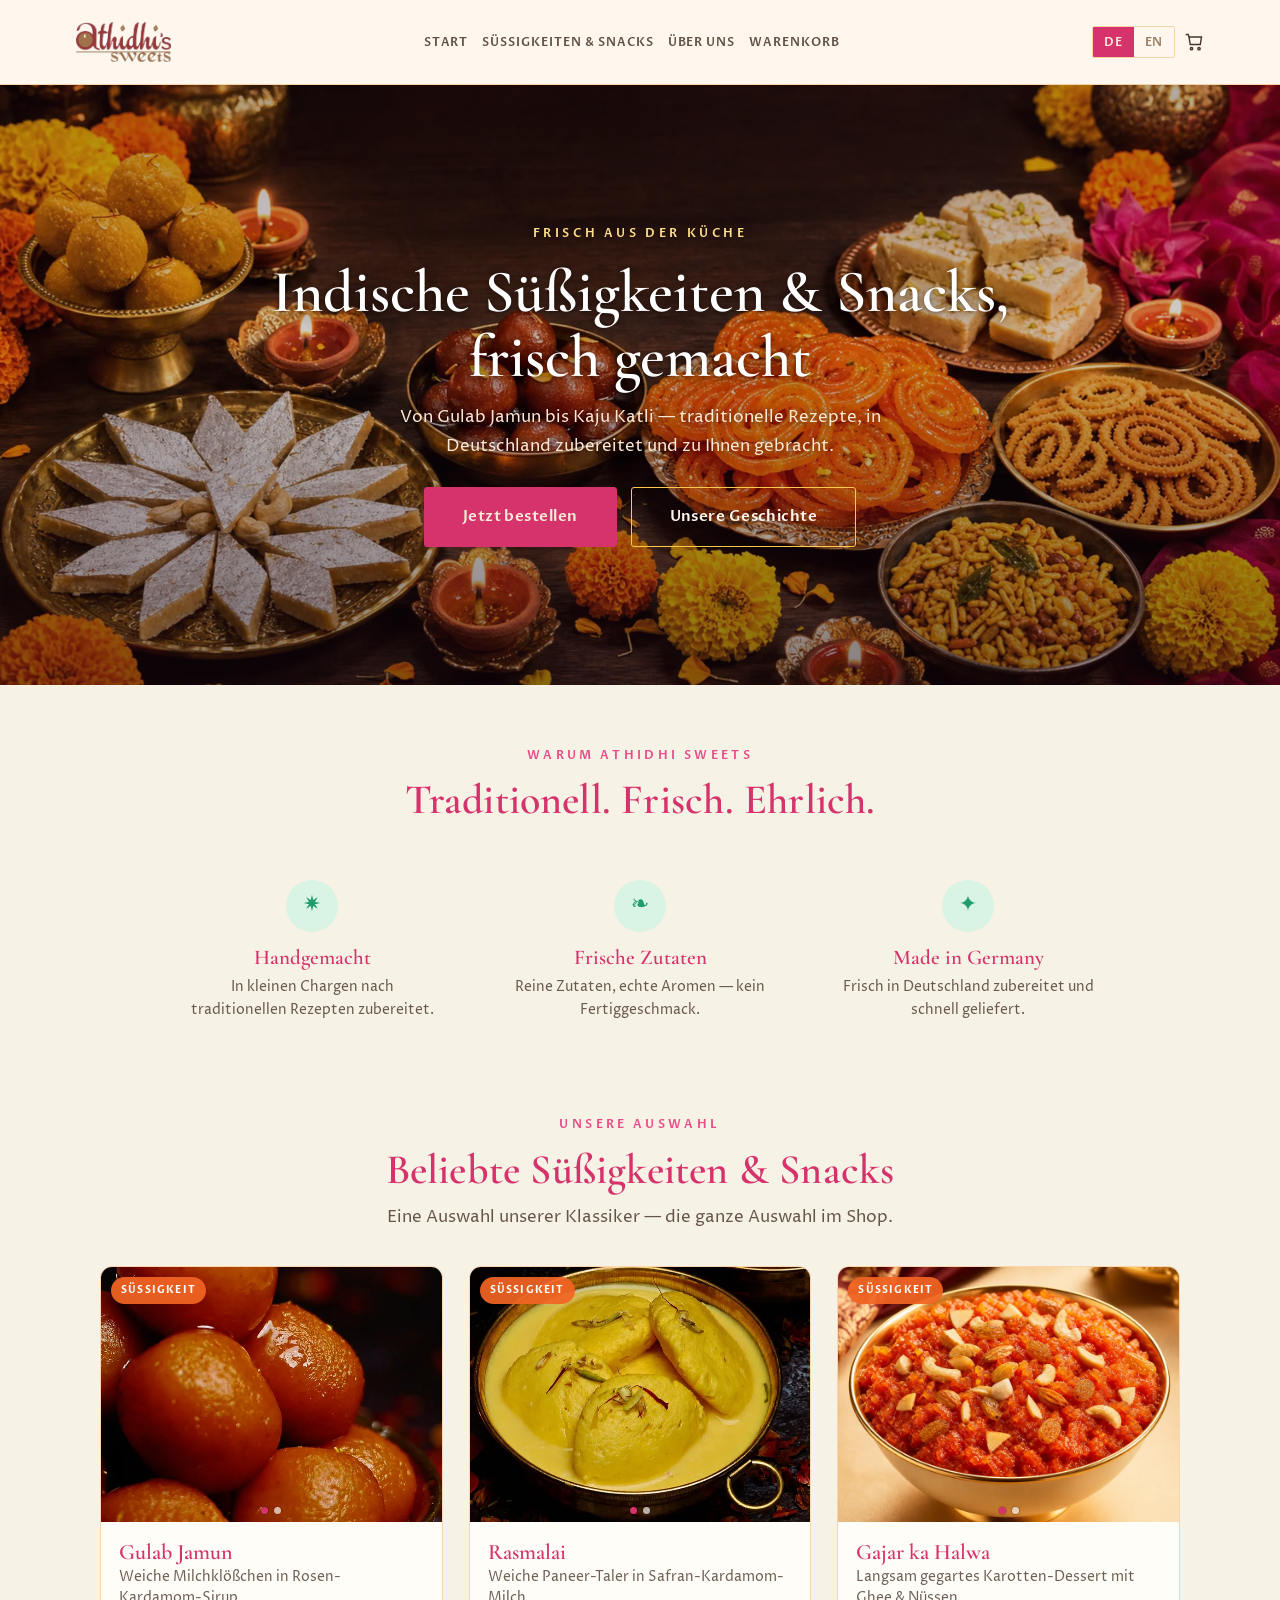
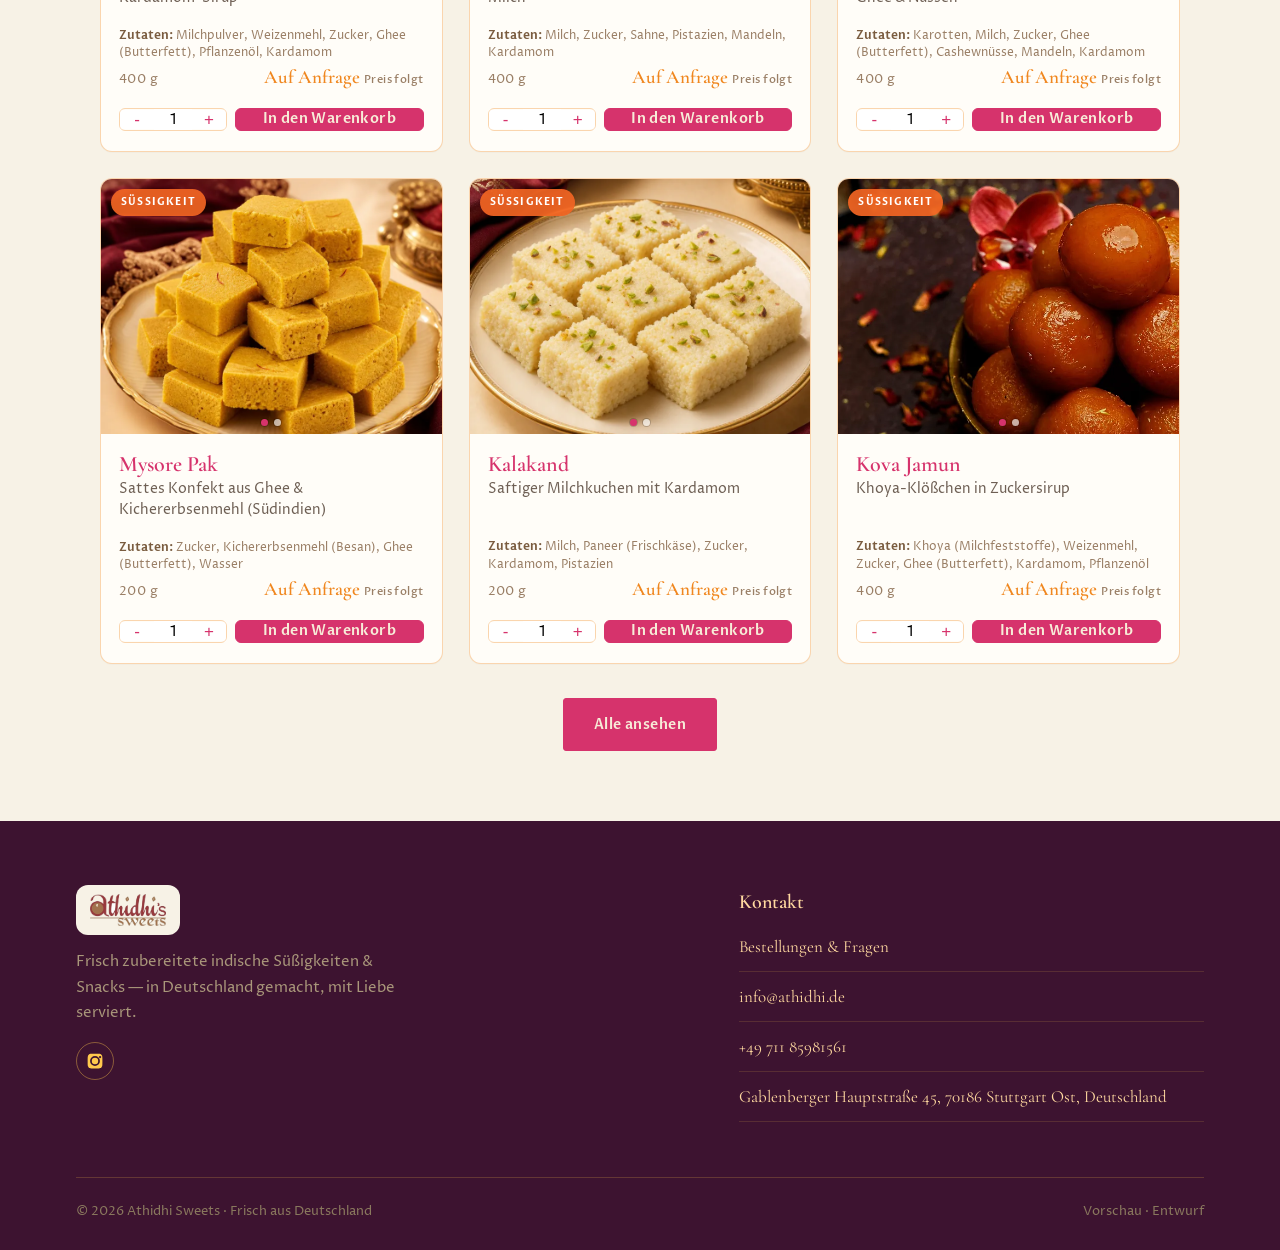
<file: index.html>
<!DOCTYPE html><html lang="de"><head>
<meta charset="utf-8"><meta name="viewport" content="width=device-width, initial-scale=1">
<title>Athidhi Sweets — Frische indische Süßigkeiten & Snacks | Made in Germany</title><meta name="description" content="Athidhi Sweets — frisch zubereitete indische Süßigkeiten und Snacks, in Deutschland gemacht. Online bestellen.">
<link rel="preconnect" href="https://fonts.googleapis.com"><link rel="preconnect" href="https://fonts.gstatic.com" crossorigin>
<link href="https://fonts.googleapis.com/css2?family=Cormorant+Garamond:ital,wght@0,500;0,600;0,700;1,500;1,600&family=Proza+Libre:ital,wght@0,400;0,500;0,600;0,700;1,400;1,500&display=swap" rel="stylesheet">
<link rel="stylesheet" href="css/styles.css">
<link rel="canonical" href="https://snayana-hub.github.io/athidhi-sweets/">
<meta property="og:site_name" content="Athidhi Sweets"><meta property="og:type" content="website">
<meta property="og:title" content="Athidhi Sweets — Frische indische Süßigkeiten & Snacks | Made in Germany"><meta property="og:description" content="Athidhi Sweets — frisch zubereitete indische Süßigkeiten und Snacks, in Deutschland gemacht. Online bestellen.">
</head><body><a id="top"></a><header class="site-header"><div class="wrap nav">
    <a class="brand" href="index.html"><img src="assets/logo-sweets.png" alt="Athidhi's Sweets"></a>
    <nav><ul class="nav-links">
      <li><a href="index.html" data-de="Start" data-en="Home">Start</a></li>
      <li><a href="shop.html" data-de="Süßigkeiten &amp; Snacks" data-en="Sweets &amp; Snacks">Süßigkeiten &amp; Snacks</a></li>
      <li><a href="about.html" data-de="Über uns" data-en="About">Über uns</a></li>
      <li><a href="cart.html" data-de="Warenkorb" data-en="Cart">Warenkorb</a></li>
    </ul></nav>
    <div class="nav-right">
      <div class="lang" role="group" aria-label="Language"><button data-lang="de">DE</button><button data-lang="en">EN</button></div>
      <a class="cart-link" href="cart.html" aria-label="Warenkorb"><svg viewBox="0 0 24 24" aria-hidden="true"><path d="M6 6h15l-1.5 9h-12z"/><circle cx="9" cy="20" r="1.4"/><circle cx="18" cy="20" r="1.4"/><path d="M6 6 5 3H2"/></svg><span class="cart-count" data-empty="1">0</span></a>
      <button class="hamburger" aria-label="Menu"><span></span><span></span><span></span></button>
    </div>
  </div></header>
<section class="sw-hero">
  <div class="eyebrow" data-de="Frisch aus der Küche" data-en="Freshly made">Frisch aus der Küche</div>
  <h1 data-de="Indische Süßigkeiten &amp; Snacks, frisch gemacht" data-en="Indian sweets &amp; snacks, freshly made">Indische Süßigkeiten &amp; Snacks, frisch gemacht</h1>
  <p data-de="Von Gulab Jamun bis Kaju Katli — traditionelle Rezepte, in Deutschland zubereitet und zu Ihnen gebracht."
     data-en="From gulab jamun to kaju katli — traditional recipes, prepared in Germany and brought to you.">Von Gulab Jamun bis Kaju Katli — traditionelle Rezepte, in Deutschland zubereitet und zu Ihnen gebracht.</p>
  <div class="btn-row">
    <a class="btn btn-primary btn-lg" href="shop.html" data-de="Jetzt bestellen" data-en="Shop now">Jetzt bestellen</a>
    <a class="btn btn-ghost btn-lg" href="about.html" data-de="Unsere Geschichte" data-en="Our story" style="color:#fff7ec;border-color:var(--gold-soft)">Unsere Geschichte</a>
  </div>
</section>
<section class="feat"><div class="section-head">
    <div class="eyebrow" data-de="Warum Athidhi Sweets" data-en="Why Athidhi Sweets">Warum Athidhi Sweets</div>
    <h2 data-de="Traditionell. Frisch. Ehrlich." data-en="Traditional. Fresh. Honest.">Traditionell. Frisch. Ehrlich.</h2>
  </div>
  <div class="feat-grid">
    <div class="feat-card"><div class="fi">✷</div><h3 data-de="Handgemacht" data-en="Handmade">Handgemacht</h3><p data-de="In kleinen Chargen nach traditionellen Rezepten zubereitet." data-en="Prepared in small batches from traditional recipes.">In kleinen Chargen nach traditionellen Rezepten zubereitet.</p></div>
    <div class="feat-card"><div class="fi">❧</div><h3 data-de="Frische Zutaten" data-en="Fresh ingredients">Frische Zutaten</h3><p data-de="Reine Zutaten, echte Aromen — kein Fertiggeschmack." data-en="Pure ingredients, real flavours — nothing artificial.">Reine Zutaten, echte Aromen — kein Fertiggeschmack.</p></div>
    <div class="feat-card"><div class="fi">✦</div><h3 data-de="Made in Germany" data-en="Made in Germany">Made in Germany</h3><p data-de="Frisch in Deutschland zubereitet und schnell geliefert." data-en="Freshly made in Germany and delivered quickly.">Frisch in Deutschland zubereitet und schnell geliefert.</p></div>
  </div>
</section>
<section class="shop" style="padding-top:10px">
  <div class="section-head">
    <div class="eyebrow" data-de="Unsere Auswahl" data-en="Our selection">Unsere Auswahl</div>
    <h2 data-de="Beliebte Süßigkeiten &amp; Snacks" data-en="Popular sweets &amp; snacks">Beliebte Süßigkeiten &amp; Snacks</h2>
    <p data-de="Eine Auswahl unserer Klassiker — die ganze Auswahl im Shop." data-en="A taste of our classics — see the full range in the shop.">Eine Auswahl unserer Klassiker — die ganze Auswahl im Shop.</p>
  </div>
  <div class="shop-grid" data-limit="6"></div>
  <div style="text-align:center;margin-top:34px"><a class="btn btn-primary" href="shop.html" data-de="Alle ansehen" data-en="See all">Alle ansehen</a></div>
</section><footer class="site-footer"><div class="wrap">
    <div class="foot-grid">
      <div class="foot-brand">
        <img src="assets/logo-sweets.png" alt="Athidhi's Sweets" style="height:50px;background:var(--cream);padding:9px 14px;border-radius:12px">
        <p data-de="Frisch zubereitete indische Süßigkeiten &amp; Snacks — in Deutschland gemacht, mit Liebe serviert."
           data-en="Freshly made Indian sweets &amp; snacks — made in Germany, served with love.">Frisch zubereitete indische Süßigkeiten &amp; Snacks — in Deutschland gemacht, mit Liebe serviert.</p>
        <div class="socials"><a href="https://www.instagram.com/athidhis_sweets.de/" target="_blank" rel="noopener" aria-label="Instagram"><svg viewBox="0 0 24 24" fill="currentColor" aria-hidden="true"><path d="M12 2.2c3.2 0 3.6 0 4.9.07 1.17.05 1.8.25 2.23.41.56.22.96.48 1.38.9.42.42.68.82.9 1.38.16.42.36 1.06.41 2.23.06 1.27.07 1.65.07 4.87s0 3.6-.07 4.87c-.05 1.17-.25 1.8-.41 2.23-.22.56-.48.96-.9 1.38-.42.42-.82.68-1.38.9-.42.16-1.06.36-2.23.41-1.27.06-1.65.07-4.87.07s-3.6 0-4.87-.07c-1.17-.05-1.8-.25-2.23-.41a3.7 3.7 0 0 1-1.38-.9 3.7 3.7 0 0 1-.9-1.38c-.16-.42-.36-1.06-.41-2.23C2.21 15.6 2.2 15.22 2.2 12s0-3.6.07-4.87c.05-1.17.25-1.8.41-2.23.22-.56.48-.96.9-1.38.42-.42.82-.68 1.38-.9.42-.16 1.06-.36 2.23-.41C8.4 2.21 8.8 2.2 12 2.2Zm0 3.24A6.56 6.56 0 1 0 18.56 12 6.56 6.56 0 0 0 12 5.44Zm0 10.82A4.26 4.26 0 1 1 16.26 12 4.26 4.26 0 0 1 12 16.26Zm6.81-11.08a1.53 1.53 0 1 0 1.53 1.53 1.53 1.53 0 0 0-1.53-1.53Z"/></svg></a></div>
      </div>
      <div class="foot-contact"><h4 data-de="Kontakt" data-en="Contact">Kontakt</h4>
        <ul class="foot-locs">
          <li><span class="loc" data-de="Bestellungen &amp; Fragen" data-en="Orders &amp; enquiries">Bestellungen &amp; Fragen</span></li>
          <li><a class="loc" href="mailto:info@athidhi.de">info@athidhi.de</a></li>
          <li><a class="loc" href="tel:+4971185981561">+49 711 85981561</a></li>
          <li><span class="loc" data-de="Gablenberger Hauptstraße 45, 70186 Stuttgart Ost, Deutschland" data-en="Gablenberger Hauptstraße 45, 70186 Stuttgart Ost, Germany">Gablenberger Hauptstraße 45, 70186 Stuttgart Ost, Deutschland</span></li>
        </ul>
      </div>
    </div>
    <div class="foot-bottom">
      <span>© <span id="yr"></span> Athidhi Sweets · <span data-de="Frisch aus Deutschland" data-en="Fresh from Germany">Frisch aus Deutschland</span></span>
      <span data-de="Vorschau · Entwurf" data-en="Preview · Draft">Vorschau · Entwurf</span>
    </div>
  </div></footer>
<script src="js/sweets.js"></script></body></html>
</file>
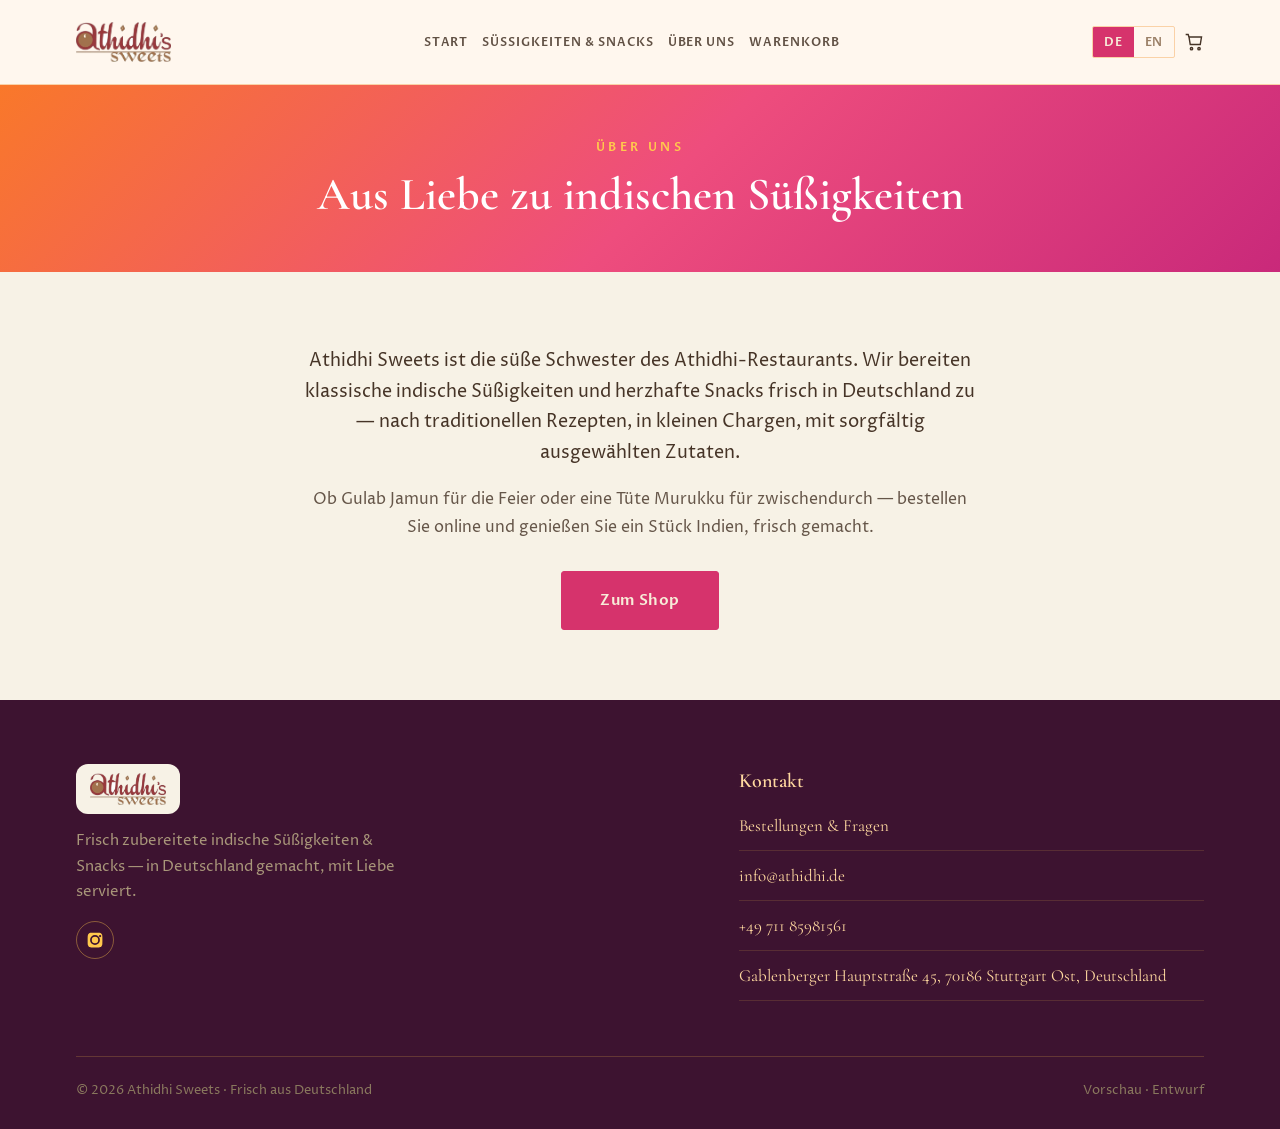
<file: about.html>
<!DOCTYPE html><html lang="de"><head>
<meta charset="utf-8"><meta name="viewport" content="width=device-width, initial-scale=1">
<title>Über uns — Athidhi Sweets</title><meta name="description" content="Athidhi Sweets — frisch zubereitete indische Süßigkeiten und Snacks aus der Athidhi-Familie.">
<link rel="preconnect" href="https://fonts.googleapis.com"><link rel="preconnect" href="https://fonts.gstatic.com" crossorigin>
<link href="https://fonts.googleapis.com/css2?family=Cormorant+Garamond:ital,wght@0,500;0,600;0,700;1,500;1,600&family=Proza+Libre:ital,wght@0,400;0,500;0,600;0,700;1,400;1,500&display=swap" rel="stylesheet">
<link rel="stylesheet" href="css/styles.css">
<link rel="canonical" href="https://snayana-hub.github.io/athidhi-sweets/about.html">
<meta property="og:site_name" content="Athidhi Sweets"><meta property="og:type" content="website">
<meta property="og:title" content="Über uns — Athidhi Sweets"><meta property="og:description" content="Athidhi Sweets — frisch zubereitete indische Süßigkeiten und Snacks aus der Athidhi-Familie.">
</head><body><a id="top"></a><header class="site-header"><div class="wrap nav">
    <a class="brand" href="index.html"><img src="assets/logo-sweets.png" alt="Athidhi's Sweets"></a>
    <nav><ul class="nav-links">
      <li><a href="index.html" data-de="Start" data-en="Home">Start</a></li>
      <li><a href="shop.html" data-de="Süßigkeiten &amp; Snacks" data-en="Sweets &amp; Snacks">Süßigkeiten &amp; Snacks</a></li>
      <li><a href="about.html" data-de="Über uns" data-en="About">Über uns</a></li>
      <li><a href="cart.html" data-de="Warenkorb" data-en="Cart">Warenkorb</a></li>
    </ul></nav>
    <div class="nav-right">
      <div class="lang" role="group" aria-label="Language"><button data-lang="de">DE</button><button data-lang="en">EN</button></div>
      <a class="cart-link" href="cart.html" aria-label="Warenkorb"><svg viewBox="0 0 24 24" aria-hidden="true"><path d="M6 6h15l-1.5 9h-12z"/><circle cx="9" cy="20" r="1.4"/><circle cx="18" cy="20" r="1.4"/><path d="M6 6 5 3H2"/></svg><span class="cart-count" data-empty="1">0</span></a>
      <button class="hamburger" aria-label="Menu"><span></span><span></span><span></span></button>
    </div>
  </div></header>
<section class="sub-hero-lite" style="background:linear-gradient(135deg,#f9782a 0%,#ee4d7d 52%,#c9297a 100%);color:#fff7ec;text-align:center;padding:52px 20px">
  <div class="eyebrow" style="letter-spacing:.3em;text-transform:uppercase;font-size:12px;font-weight:600;color:var(--gold-soft);margin-bottom:12px" data-de="Über uns" data-en="About us">Über uns</div>
  <h1 style="font-family:var(--serif);font-weight:600;font-size:clamp(30px,5vw,46px);color:#fff;margin:0" data-de="Aus Liebe zu indischen Süßigkeiten" data-en="For the love of Indian sweets">Aus Liebe zu indischen Süßigkeiten</h1>
</section>
<section style="max-width:720px;margin:0 auto;padding:56px 20px 70px;text-align:center">
  <p style="font-size:18px;color:var(--ink);line-height:1.7" data-de="Athidhi Sweets ist die süße Schwester des Athidhi-Restaurants. Wir bereiten klassische indische Süßigkeiten und herzhafte Snacks frisch in Deutschland zu — nach traditionellen Rezepten, in kleinen Chargen, mit sorgfältig ausgewählten Zutaten."
     data-en="Athidhi Sweets is the sweet sister of the Athidhi restaurant. We prepare classic Indian sweets and savoury snacks fresh in Germany — from traditional recipes, in small batches, with carefully chosen ingredients.">Athidhi Sweets ist die süße Schwester des Athidhi-Restaurants. Wir bereiten klassische indische Süßigkeiten und herzhafte Snacks frisch in Deutschland zu — nach traditionellen Rezepten, in kleinen Chargen, mit sorgfältig ausgewählten Zutaten.</p>
  <p style="font-size:16px;color:var(--ink);opacity:.82;line-height:1.7;margin-top:18px" data-de="Ob Gulab Jamun für die Feier oder eine Tüte Murukku für zwischendurch — bestellen Sie online und genießen Sie ein Stück Indien, frisch gemacht."
     data-en="Whether it is gulab jamun for a celebration or a bag of murukku to snack on — order online and enjoy a taste of India, freshly made.">Ob Gulab Jamun für die Feier oder eine Tüte Murukku für zwischendurch — bestellen Sie online und genießen Sie ein Stück Indien, frisch gemacht.</p>
  <div style="margin-top:30px"><a class="btn btn-primary btn-lg" href="shop.html" data-de="Zum Shop" data-en="Go to shop">Zum Shop</a></div>
</section><footer class="site-footer"><div class="wrap">
    <div class="foot-grid">
      <div class="foot-brand">
        <img src="assets/logo-sweets.png" alt="Athidhi's Sweets" style="height:50px;background:var(--cream);padding:9px 14px;border-radius:12px">
        <p data-de="Frisch zubereitete indische Süßigkeiten &amp; Snacks — in Deutschland gemacht, mit Liebe serviert."
           data-en="Freshly made Indian sweets &amp; snacks — made in Germany, served with love.">Frisch zubereitete indische Süßigkeiten &amp; Snacks — in Deutschland gemacht, mit Liebe serviert.</p>
        <div class="socials"><a href="https://www.instagram.com/athidhis_sweets.de/" target="_blank" rel="noopener" aria-label="Instagram"><svg viewBox="0 0 24 24" fill="currentColor" aria-hidden="true"><path d="M12 2.2c3.2 0 3.6 0 4.9.07 1.17.05 1.8.25 2.23.41.56.22.96.48 1.38.9.42.42.68.82.9 1.38.16.42.36 1.06.41 2.23.06 1.27.07 1.65.07 4.87s0 3.6-.07 4.87c-.05 1.17-.25 1.8-.41 2.23-.22.56-.48.96-.9 1.38-.42.42-.82.68-1.38.9-.42.16-1.06.36-2.23.41-1.27.06-1.65.07-4.87.07s-3.6 0-4.87-.07c-1.17-.05-1.8-.25-2.23-.41a3.7 3.7 0 0 1-1.38-.9 3.7 3.7 0 0 1-.9-1.38c-.16-.42-.36-1.06-.41-2.23C2.21 15.6 2.2 15.22 2.2 12s0-3.6.07-4.87c.05-1.17.25-1.8.41-2.23.22-.56.48-.96.9-1.38.42-.42.82-.68 1.38-.9.42-.16 1.06-.36 2.23-.41C8.4 2.21 8.8 2.2 12 2.2Zm0 3.24A6.56 6.56 0 1 0 18.56 12 6.56 6.56 0 0 0 12 5.44Zm0 10.82A4.26 4.26 0 1 1 16.26 12 4.26 4.26 0 0 1 12 16.26Zm6.81-11.08a1.53 1.53 0 1 0 1.53 1.53 1.53 1.53 0 0 0-1.53-1.53Z"/></svg></a></div>
      </div>
      <div class="foot-contact"><h4 data-de="Kontakt" data-en="Contact">Kontakt</h4>
        <ul class="foot-locs">
          <li><span class="loc" data-de="Bestellungen &amp; Fragen" data-en="Orders &amp; enquiries">Bestellungen &amp; Fragen</span></li>
          <li><a class="loc" href="mailto:info@athidhi.de">info@athidhi.de</a></li>
          <li><a class="loc" href="tel:+4971185981561">+49 711 85981561</a></li>
          <li><span class="loc" data-de="Gablenberger Hauptstraße 45, 70186 Stuttgart Ost, Deutschland" data-en="Gablenberger Hauptstraße 45, 70186 Stuttgart Ost, Germany">Gablenberger Hauptstraße 45, 70186 Stuttgart Ost, Deutschland</span></li>
        </ul>
      </div>
    </div>
    <div class="foot-bottom">
      <span>© <span id="yr"></span> Athidhi Sweets · <span data-de="Frisch aus Deutschland" data-en="Fresh from Germany">Frisch aus Deutschland</span></span>
      <span data-de="Vorschau · Entwurf" data-en="Preview · Draft">Vorschau · Entwurf</span>
    </div>
  </div></footer>
<script src="js/sweets.js"></script></body></html>
</file>
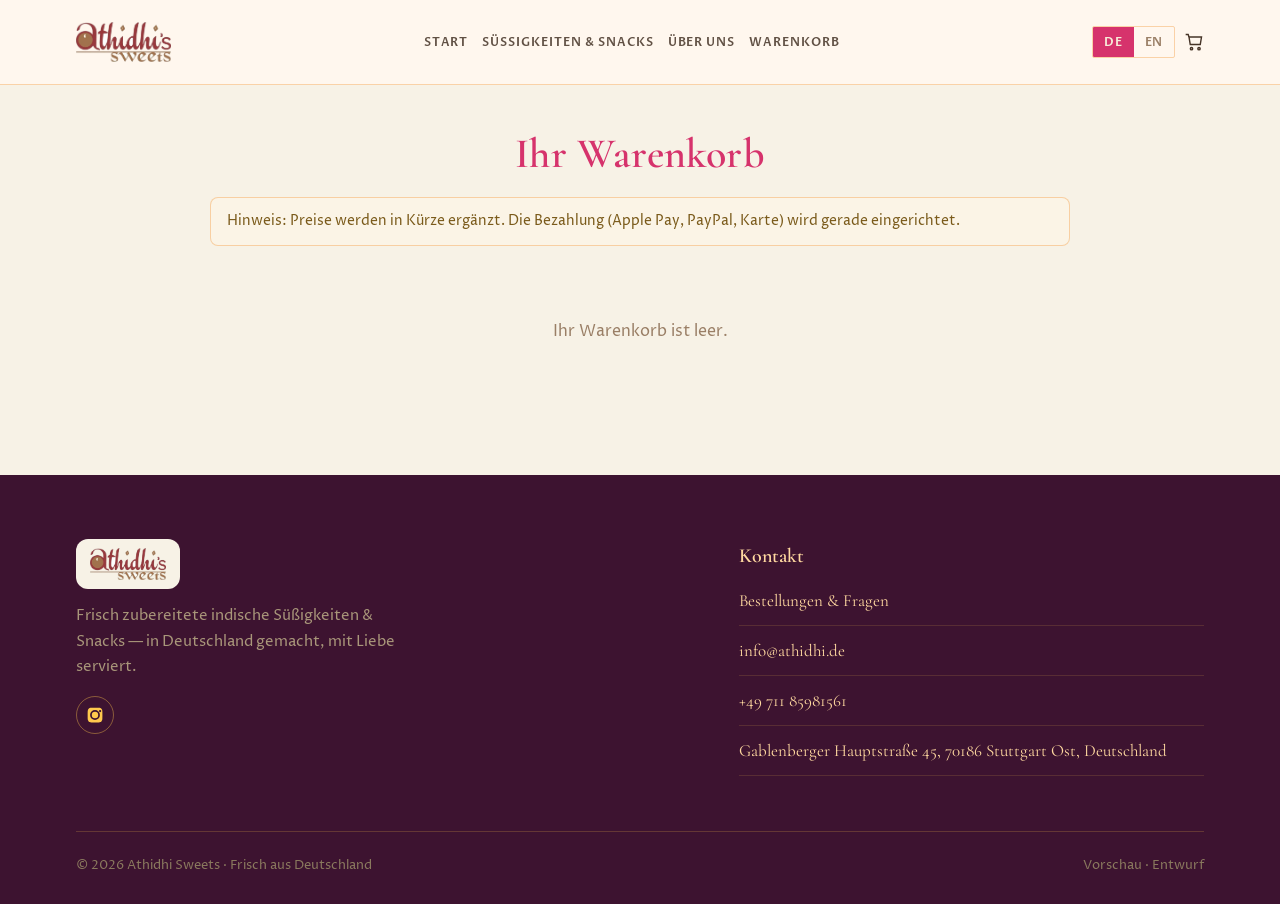
<file: cart.html>
<!DOCTYPE html><html lang="de"><head>
<meta charset="utf-8"><meta name="viewport" content="width=device-width, initial-scale=1">
<title>Warenkorb — Athidhi Sweets</title><meta name="description" content="Ihr Warenkorb bei Athidhi Sweets.">
<link rel="preconnect" href="https://fonts.googleapis.com"><link rel="preconnect" href="https://fonts.gstatic.com" crossorigin>
<link href="https://fonts.googleapis.com/css2?family=Cormorant+Garamond:ital,wght@0,500;0,600;0,700;1,500;1,600&family=Proza+Libre:ital,wght@0,400;0,500;0,600;0,700;1,400;1,500&display=swap" rel="stylesheet">
<link rel="stylesheet" href="css/styles.css">
<link rel="canonical" href="https://snayana-hub.github.io/athidhi-sweets/cart.html">
<meta property="og:site_name" content="Athidhi Sweets"><meta property="og:type" content="website">
<meta property="og:title" content="Warenkorb — Athidhi Sweets"><meta property="og:description" content="Ihr Warenkorb bei Athidhi Sweets.">
</head><body><a id="top"></a><header class="site-header"><div class="wrap nav">
    <a class="brand" href="index.html"><img src="assets/logo-sweets.png" alt="Athidhi's Sweets"></a>
    <nav><ul class="nav-links">
      <li><a href="index.html" data-de="Start" data-en="Home">Start</a></li>
      <li><a href="shop.html" data-de="Süßigkeiten &amp; Snacks" data-en="Sweets &amp; Snacks">Süßigkeiten &amp; Snacks</a></li>
      <li><a href="about.html" data-de="Über uns" data-en="About">Über uns</a></li>
      <li><a href="cart.html" data-de="Warenkorb" data-en="Cart">Warenkorb</a></li>
    </ul></nav>
    <div class="nav-right">
      <div class="lang" role="group" aria-label="Language"><button data-lang="de">DE</button><button data-lang="en">EN</button></div>
      <a class="cart-link" href="cart.html" aria-label="Warenkorb"><svg viewBox="0 0 24 24" aria-hidden="true"><path d="M6 6h15l-1.5 9h-12z"/><circle cx="9" cy="20" r="1.4"/><circle cx="18" cy="20" r="1.4"/><path d="M6 6 5 3H2"/></svg><span class="cart-count" data-empty="1">0</span></a>
      <button class="hamburger" aria-label="Menu"><span></span><span></span><span></span></button>
    </div>
  </div></header>
<section class="cart-wrap">
  <div class="section-head" style="margin-bottom:20px"><h2 data-de="Ihr Warenkorb" data-en="Your cart">Ihr Warenkorb</h2></div>
  <div class="cart-note" data-de="Hinweis: Preise werden in Kürze ergänzt. Die Bezahlung (Apple Pay, PayPal, Karte) wird gerade eingerichtet."
       data-en="Note: prices are being added shortly. Checkout (Apple Pay, PayPal, card) is being set up.">Hinweis: Preise werden in Kürze ergänzt. Die Bezahlung (Apple Pay, PayPal, Karte) wird gerade eingerichtet.</div>
  <div class="cart-items"></div>
  <div class="cart-summary">
    <div class="subtotal"></div>
    <button class="checkout-btn" type="button" data-de="Zur Kasse" data-en="Checkout">Zur Kasse</button>
    <div class="checkout-msg" style="color:var(--muted);font-size:13.5px;max-width:360px;text-align:right"></div>
    <div style="font-size:12px;color:var(--muted)" data-de="Bezahlung mit Apple Pay · PayPal · Karte" data-en="Pay with Apple Pay · PayPal · card">Bezahlung mit Apple Pay · PayPal · Karte</div>
  </div>
</section><footer class="site-footer"><div class="wrap">
    <div class="foot-grid">
      <div class="foot-brand">
        <img src="assets/logo-sweets.png" alt="Athidhi's Sweets" style="height:50px;background:var(--cream);padding:9px 14px;border-radius:12px">
        <p data-de="Frisch zubereitete indische Süßigkeiten &amp; Snacks — in Deutschland gemacht, mit Liebe serviert."
           data-en="Freshly made Indian sweets &amp; snacks — made in Germany, served with love.">Frisch zubereitete indische Süßigkeiten &amp; Snacks — in Deutschland gemacht, mit Liebe serviert.</p>
        <div class="socials"><a href="https://www.instagram.com/athidhis_sweets.de/" target="_blank" rel="noopener" aria-label="Instagram"><svg viewBox="0 0 24 24" fill="currentColor" aria-hidden="true"><path d="M12 2.2c3.2 0 3.6 0 4.9.07 1.17.05 1.8.25 2.23.41.56.22.96.48 1.38.9.42.42.68.82.9 1.38.16.42.36 1.06.41 2.23.06 1.27.07 1.65.07 4.87s0 3.6-.07 4.87c-.05 1.17-.25 1.8-.41 2.23-.22.56-.48.96-.9 1.38-.42.42-.82.68-1.38.9-.42.16-1.06.36-2.23.41-1.27.06-1.65.07-4.87.07s-3.6 0-4.87-.07c-1.17-.05-1.8-.25-2.23-.41a3.7 3.7 0 0 1-1.38-.9 3.7 3.7 0 0 1-.9-1.38c-.16-.42-.36-1.06-.41-2.23C2.21 15.6 2.2 15.22 2.2 12s0-3.6.07-4.87c.05-1.17.25-1.8.41-2.23.22-.56.48-.96.9-1.38.42-.42.82-.68 1.38-.9.42-.16 1.06-.36 2.23-.41C8.4 2.21 8.8 2.2 12 2.2Zm0 3.24A6.56 6.56 0 1 0 18.56 12 6.56 6.56 0 0 0 12 5.44Zm0 10.82A4.26 4.26 0 1 1 16.26 12 4.26 4.26 0 0 1 12 16.26Zm6.81-11.08a1.53 1.53 0 1 0 1.53 1.53 1.53 1.53 0 0 0-1.53-1.53Z"/></svg></a></div>
      </div>
      <div class="foot-contact"><h4 data-de="Kontakt" data-en="Contact">Kontakt</h4>
        <ul class="foot-locs">
          <li><span class="loc" data-de="Bestellungen &amp; Fragen" data-en="Orders &amp; enquiries">Bestellungen &amp; Fragen</span></li>
          <li><a class="loc" href="mailto:info@athidhi.de">info@athidhi.de</a></li>
          <li><a class="loc" href="tel:+4971185981561">+49 711 85981561</a></li>
          <li><span class="loc" data-de="Gablenberger Hauptstraße 45, 70186 Stuttgart Ost, Deutschland" data-en="Gablenberger Hauptstraße 45, 70186 Stuttgart Ost, Germany">Gablenberger Hauptstraße 45, 70186 Stuttgart Ost, Deutschland</span></li>
        </ul>
      </div>
    </div>
    <div class="foot-bottom">
      <span>© <span id="yr"></span> Athidhi Sweets · <span data-de="Frisch aus Deutschland" data-en="Fresh from Germany">Frisch aus Deutschland</span></span>
      <span data-de="Vorschau · Entwurf" data-en="Preview · Draft">Vorschau · Entwurf</span>
    </div>
  </div></footer>
<script src="js/sweets.js"></script></body></html>
</file>
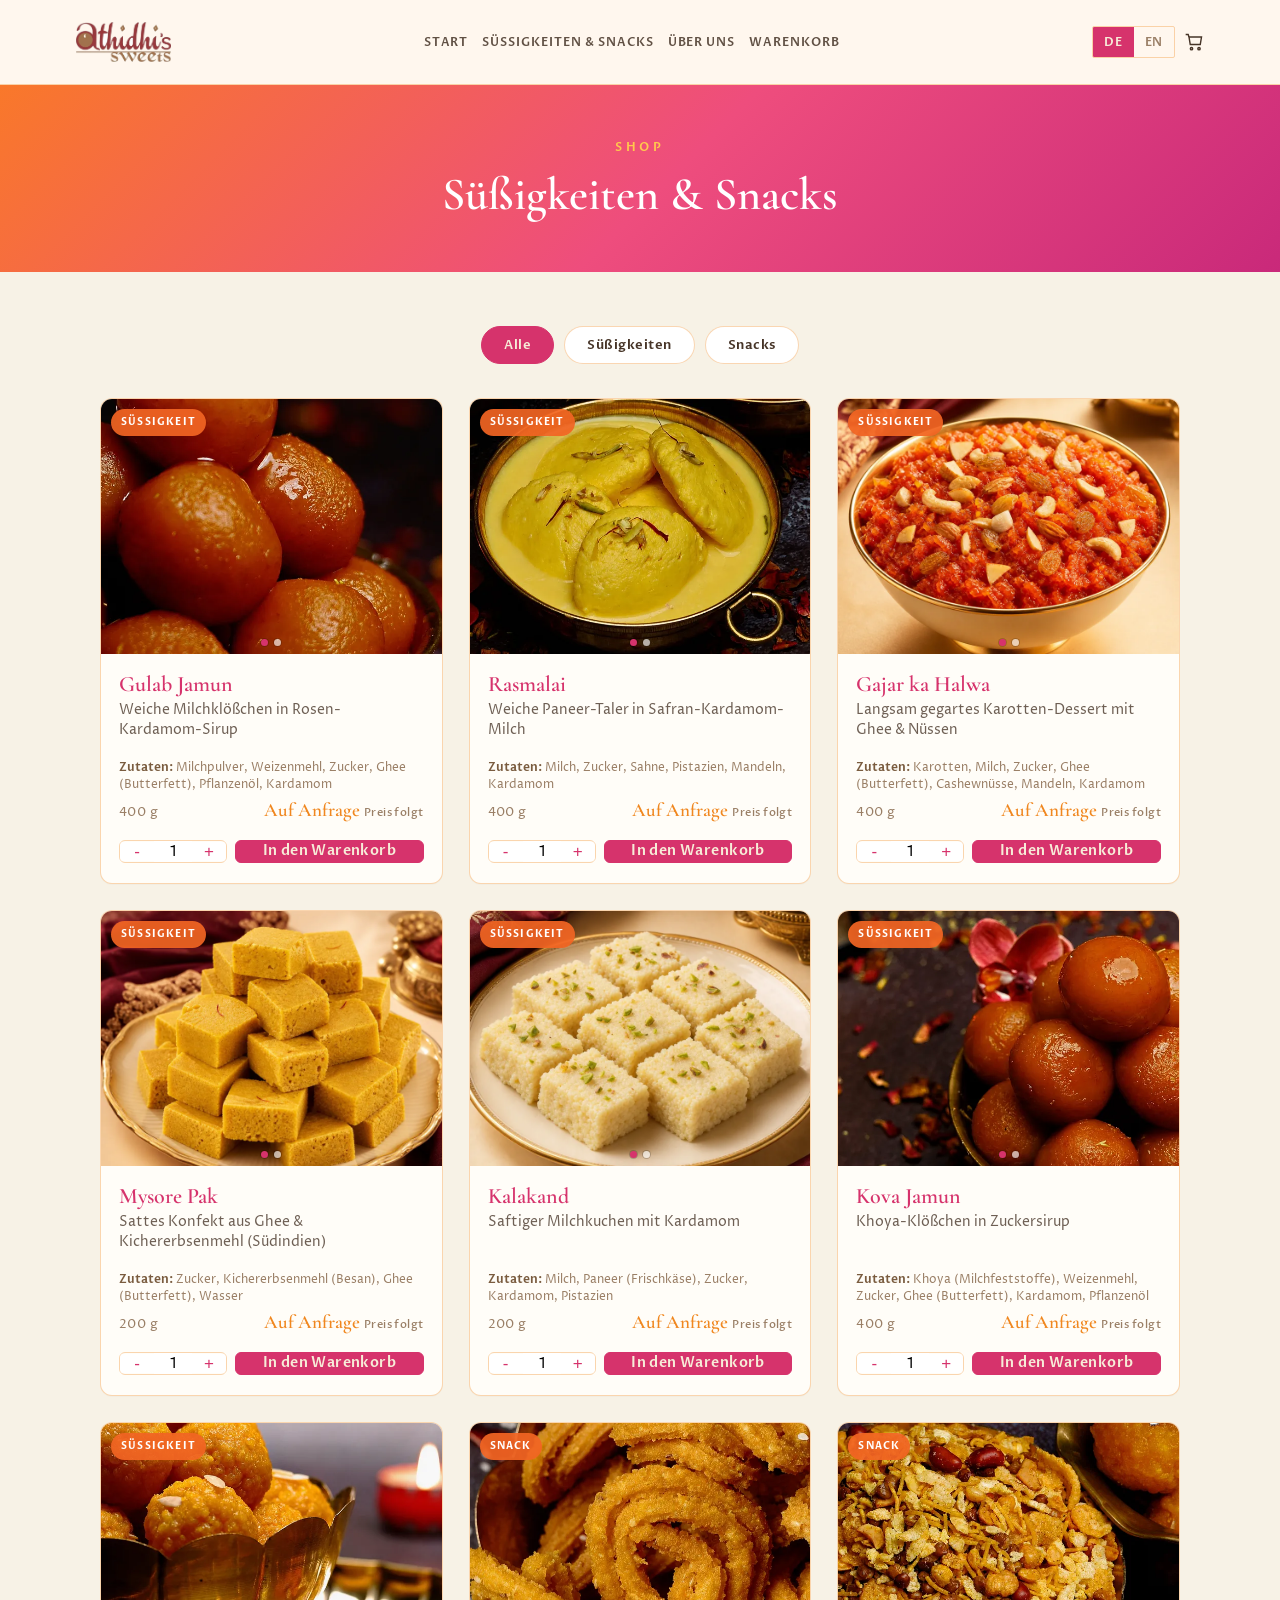
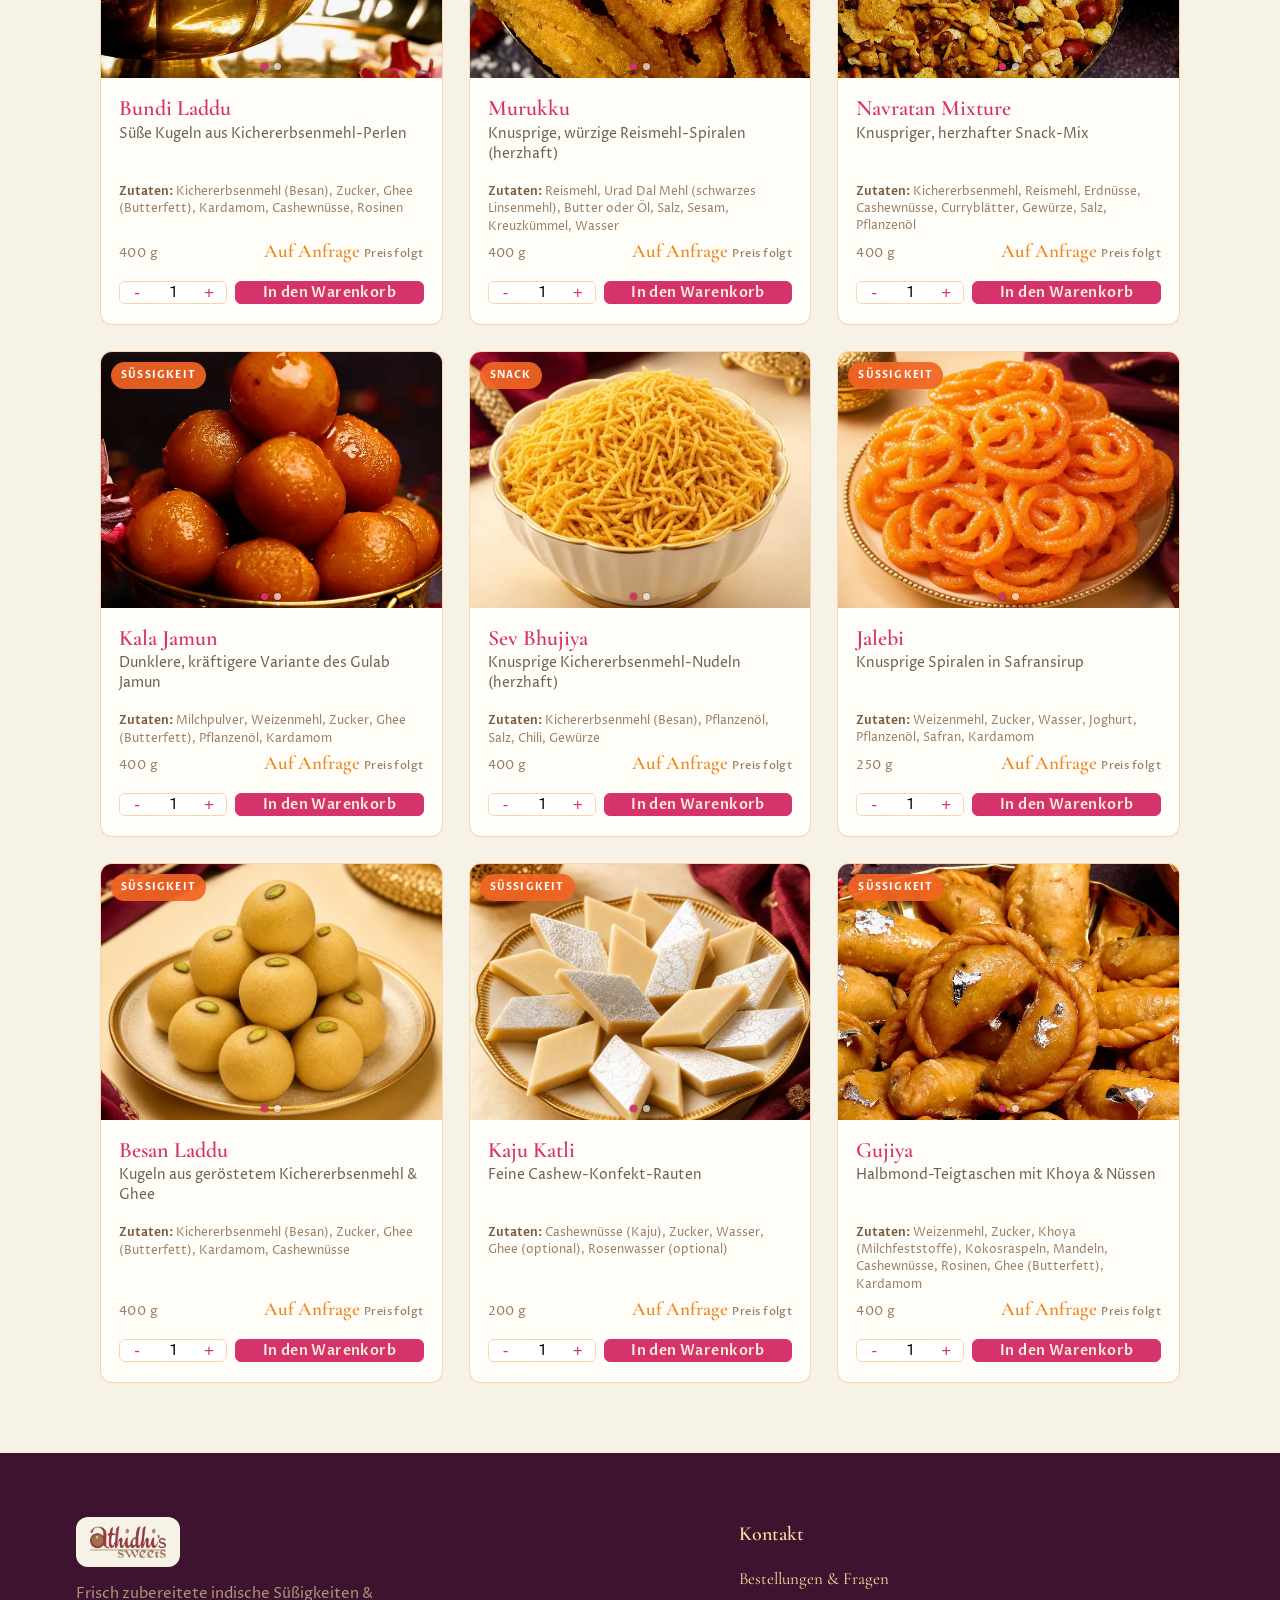
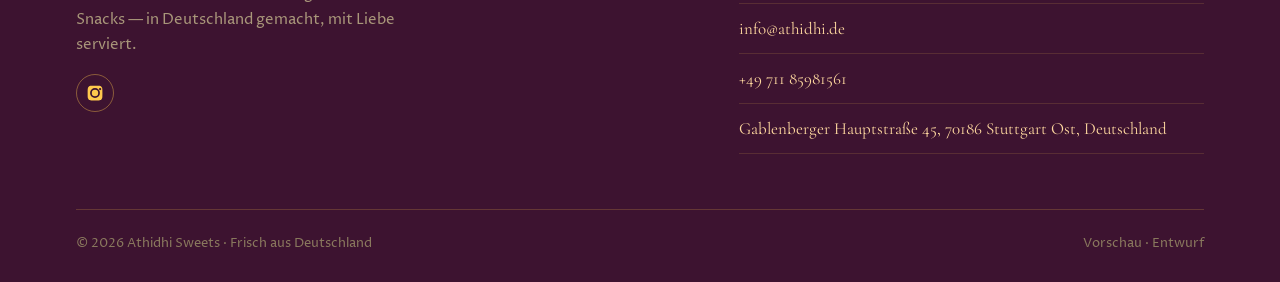
<file: shop.html>
<!DOCTYPE html><html lang="de"><head>
<meta charset="utf-8"><meta name="viewport" content="width=device-width, initial-scale=1">
<title>Süßigkeiten & Snacks — Athidhi Sweets</title><meta name="description" content="Bestellen Sie frische indische Süßigkeiten und Snacks bei Athidhi Sweets.">
<link rel="preconnect" href="https://fonts.googleapis.com"><link rel="preconnect" href="https://fonts.gstatic.com" crossorigin>
<link href="https://fonts.googleapis.com/css2?family=Cormorant+Garamond:ital,wght@0,500;0,600;0,700;1,500;1,600&family=Proza+Libre:ital,wght@0,400;0,500;0,600;0,700;1,400;1,500&display=swap" rel="stylesheet">
<link rel="stylesheet" href="css/styles.css">
<link rel="canonical" href="https://snayana-hub.github.io/athidhi-sweets/shop.html">
<meta property="og:site_name" content="Athidhi Sweets"><meta property="og:type" content="website">
<meta property="og:title" content="Süßigkeiten & Snacks — Athidhi Sweets"><meta property="og:description" content="Bestellen Sie frische indische Süßigkeiten und Snacks bei Athidhi Sweets.">
</head><body><a id="top"></a><header class="site-header"><div class="wrap nav">
    <a class="brand" href="index.html"><img src="assets/logo-sweets.png" alt="Athidhi's Sweets"></a>
    <nav><ul class="nav-links">
      <li><a href="index.html" data-de="Start" data-en="Home">Start</a></li>
      <li><a href="shop.html" data-de="Süßigkeiten &amp; Snacks" data-en="Sweets &amp; Snacks">Süßigkeiten &amp; Snacks</a></li>
      <li><a href="about.html" data-de="Über uns" data-en="About">Über uns</a></li>
      <li><a href="cart.html" data-de="Warenkorb" data-en="Cart">Warenkorb</a></li>
    </ul></nav>
    <div class="nav-right">
      <div class="lang" role="group" aria-label="Language"><button data-lang="de">DE</button><button data-lang="en">EN</button></div>
      <a class="cart-link" href="cart.html" aria-label="Warenkorb"><svg viewBox="0 0 24 24" aria-hidden="true"><path d="M6 6h15l-1.5 9h-12z"/><circle cx="9" cy="20" r="1.4"/><circle cx="18" cy="20" r="1.4"/><path d="M6 6 5 3H2"/></svg><span class="cart-count" data-empty="1">0</span></a>
      <button class="hamburger" aria-label="Menu"><span></span><span></span><span></span></button>
    </div>
  </div></header>
<section class="sub-hero-lite" style="background:linear-gradient(135deg,#f9782a 0%,#ee4d7d 52%,#c9297a 100%);color:#fff7ec;text-align:center;padding:52px 20px">
  <div class="eyebrow" style="letter-spacing:.3em;text-transform:uppercase;font-size:12px;font-weight:600;color:var(--gold-soft);margin-bottom:12px" data-de="Shop" data-en="Shop">Shop</div>
  <h1 style="font-family:var(--serif);font-weight:600;font-size:clamp(30px,5vw,46px);color:#fff;margin:0" data-de="Süßigkeiten &amp; Snacks" data-en="Sweets &amp; Snacks">Süßigkeiten &amp; Snacks</h1>
</section>
<section class="shop">
  <div class="shop-filters">
    <button class="active" data-filter="all" data-de="Alle" data-en="All">Alle</button>
    <button data-filter="sweets" data-de="Süßigkeiten" data-en="Sweets">Süßigkeiten</button>
    <button data-filter="snacks" data-de="Snacks" data-en="Snacks">Snacks</button>
  </div>
  <div class="shop-grid"></div>
</section><footer class="site-footer"><div class="wrap">
    <div class="foot-grid">
      <div class="foot-brand">
        <img src="assets/logo-sweets.png" alt="Athidhi's Sweets" style="height:50px;background:var(--cream);padding:9px 14px;border-radius:12px">
        <p data-de="Frisch zubereitete indische Süßigkeiten &amp; Snacks — in Deutschland gemacht, mit Liebe serviert."
           data-en="Freshly made Indian sweets &amp; snacks — made in Germany, served with love.">Frisch zubereitete indische Süßigkeiten &amp; Snacks — in Deutschland gemacht, mit Liebe serviert.</p>
        <div class="socials"><a href="https://www.instagram.com/athidhis_sweets.de/" target="_blank" rel="noopener" aria-label="Instagram"><svg viewBox="0 0 24 24" fill="currentColor" aria-hidden="true"><path d="M12 2.2c3.2 0 3.6 0 4.9.07 1.17.05 1.8.25 2.23.41.56.22.96.48 1.38.9.42.42.68.82.9 1.38.16.42.36 1.06.41 2.23.06 1.27.07 1.65.07 4.87s0 3.6-.07 4.87c-.05 1.17-.25 1.8-.41 2.23-.22.56-.48.96-.9 1.38-.42.42-.82.68-1.38.9-.42.16-1.06.36-2.23.41-1.27.06-1.65.07-4.87.07s-3.6 0-4.87-.07c-1.17-.05-1.8-.25-2.23-.41a3.7 3.7 0 0 1-1.38-.9 3.7 3.7 0 0 1-.9-1.38c-.16-.42-.36-1.06-.41-2.23C2.21 15.6 2.2 15.22 2.2 12s0-3.6.07-4.87c.05-1.17.25-1.8.41-2.23.22-.56.48-.96.9-1.38.42-.42.82-.68 1.38-.9.42-.16 1.06-.36 2.23-.41C8.4 2.21 8.8 2.2 12 2.2Zm0 3.24A6.56 6.56 0 1 0 18.56 12 6.56 6.56 0 0 0 12 5.44Zm0 10.82A4.26 4.26 0 1 1 16.26 12 4.26 4.26 0 0 1 12 16.26Zm6.81-11.08a1.53 1.53 0 1 0 1.53 1.53 1.53 1.53 0 0 0-1.53-1.53Z"/></svg></a></div>
      </div>
      <div class="foot-contact"><h4 data-de="Kontakt" data-en="Contact">Kontakt</h4>
        <ul class="foot-locs">
          <li><span class="loc" data-de="Bestellungen &amp; Fragen" data-en="Orders &amp; enquiries">Bestellungen &amp; Fragen</span></li>
          <li><a class="loc" href="mailto:info@athidhi.de">info@athidhi.de</a></li>
          <li><a class="loc" href="tel:+4971185981561">+49 711 85981561</a></li>
          <li><span class="loc" data-de="Gablenberger Hauptstraße 45, 70186 Stuttgart Ost, Deutschland" data-en="Gablenberger Hauptstraße 45, 70186 Stuttgart Ost, Germany">Gablenberger Hauptstraße 45, 70186 Stuttgart Ost, Deutschland</span></li>
        </ul>
      </div>
    </div>
    <div class="foot-bottom">
      <span>© <span id="yr"></span> Athidhi Sweets · <span data-de="Frisch aus Deutschland" data-en="Fresh from Germany">Frisch aus Deutschland</span></span>
      <span data-de="Vorschau · Entwurf" data-en="Preview · Draft">Vorschau · Entwurf</span>
    </div>
  </div></footer>
<script src="js/sweets.js"></script></body></html>
</file>
<file: css/styles.css>
/* ===== Athidhi — Indian fine-dining redesign =====
   Gold on ivory, deep maroon + red-diamond accent. Static, no build. */
:root{
  --cream:#f7f2e6; --cream-2:#efe7d3; --paper:#fffdf8; --ivory-deep:#ece2ca;
  --gold:#f0871f; --gold-2:#db6f12; --gold-soft:#ffc94d; --green:#1f9d6b; --green-soft:#d9f4e4;
  --maroon:#d6336c; --maroon-2:#b8285b;
  --red:#ec4a2a;
  --ink:#463427; --muted:#9a7f66; --line:rgba(214,51,108,.16); --gline:rgba(240,135,31,.34);
  --shadow:0 18px 50px rgba(58,40,20,.14);
  --maxw:1180px; --r:14px;
  --serif:"Cormorant Garamond",Georgia,serif;
  --sans:"Proza Libre",system-ui,-apple-system,Segoe UI,Roboto,sans-serif;
}
*{box-sizing:border-box}
html{scroll-behavior:smooth;-webkit-text-size-adjust:100%}
body{margin:0;font-family:var(--sans);color:var(--ink);background:var(--cream);
  line-height:1.7;font-size:16px;overflow-x:hidden}
img{max-width:100%;display:block}
a{color:inherit;text-decoration:none}
.wrap{max-width:var(--maxw);margin:0 auto;padding:0 26px}
section{padding:92px 0;position:relative}
h1,h2,h3{font-family:var(--serif);font-weight:600;line-height:1.1;margin:0 0 .35em;color:var(--maroon)}
h2{font-size:clamp(32px,4.6vw,50px);letter-spacing:.2px}
h3{font-size:24px;font-weight:600}
.eyebrow{font-family:var(--sans);text-transform:uppercase;letter-spacing:.28em;
  font-size:12px;font-weight:600;color:var(--green);margin:0 0 14px}
.section-head{text-align:center;max-width:660px;margin:0 auto 56px}
.section-head p{color:var(--muted);margin:.5em 0 0;font-size:17px}
.rule{width:120px;height:18px;margin:16px auto;background:center/contain no-repeat url("data:image/svg+xml,%3Csvg%20xmlns%3D%27http%3A%2F%2Fwww.w3.org%2F2000%2Fsvg%27%20width%3D%27120%27%20height%3D%2718%27%20viewBox%3D%270%200%20120%2018%27%3E%3Cg%20stroke%3D%27%23b28a3c%27%20stroke-width%3D%271%27%20stroke-linecap%3D%27round%27%3E%3Cline%20x1%3D%278%27%20y1%3D%279%27%20x2%3D%2747%27%20y2%3D%279%27%2F%3E%3Cline%20x1%3D%2773%27%20y1%3D%279%27%20x2%3D%27112%27%20y2%3D%279%27%2F%3E%3C%2Fg%3E%3Ccircle%20cx%3D%278%27%20cy%3D%279%27%20r%3D%271.5%27%20fill%3D%27%23b28a3c%27%2F%3E%3Ccircle%20cx%3D%27112%27%20cy%3D%279%27%20r%3D%271.5%27%20fill%3D%27%23b28a3c%27%2F%3E%3Cg%20transform%3D%27translate%2860%209%29%27%20fill%3D%27%23b28a3c%27%3E%3Cellipse%20cx%3D%270%27%20cy%3D%27-4.2%27%20rx%3D%271.5%27%20ry%3D%274.2%27%20transform%3D%27rotate%280%29%27%2F%3E%3Cellipse%20cx%3D%270%27%20cy%3D%27-4.2%27%20rx%3D%271.5%27%20ry%3D%274.2%27%20transform%3D%27rotate%2845%29%27%2F%3E%3Cellipse%20cx%3D%270%27%20cy%3D%27-4.2%27%20rx%3D%271.5%27%20ry%3D%274.2%27%20transform%3D%27rotate%2890%29%27%2F%3E%3Cellipse%20cx%3D%270%27%20cy%3D%27-4.2%27%20rx%3D%271.5%27%20ry%3D%274.2%27%20transform%3D%27rotate%28135%29%27%2F%3E%3Cellipse%20cx%3D%270%27%20cy%3D%27-4.2%27%20rx%3D%271.5%27%20ry%3D%274.2%27%20transform%3D%27rotate%28180%29%27%2F%3E%3Cellipse%20cx%3D%270%27%20cy%3D%27-4.2%27%20rx%3D%271.5%27%20ry%3D%274.2%27%20transform%3D%27rotate%28225%29%27%2F%3E%3Cellipse%20cx%3D%270%27%20cy%3D%27-4.2%27%20rx%3D%271.5%27%20ry%3D%274.2%27%20transform%3D%27rotate%28270%29%27%2F%3E%3Cellipse%20cx%3D%270%27%20cy%3D%27-4.2%27%20rx%3D%271.5%27%20ry%3D%274.2%27%20transform%3D%27rotate%28315%29%27%2F%3E%3C%2Fg%3E%3Ccircle%20cx%3D%2760%27%20cy%3D%279%27%20r%3D%271.8%27%20fill%3D%27%235a1a1f%27%2F%3E%3C%2Fsvg%3E")}

/* buttons */
.btn{display:inline-flex;align-items:center;justify-content:center;gap:8px;cursor:pointer;
  font-family:var(--sans);font-weight:600;font-size:14px;letter-spacing:.03em;
  padding:14px 30px;border-radius:3px;transition:.2s;border:1px solid transparent}
.btn-primary{background:var(--maroon);color:#f7ecd8;border-color:var(--maroon)}
.btn-primary:hover{background:var(--maroon-2)}
.btn-ghost{background:transparent;color:var(--maroon);border:1px solid var(--gold)}
.btn-ghost:hover{background:var(--gold);color:#fff;border-color:var(--gold)}
.btn-lg{padding:16px 38px;font-size:15px}

/* ===== Header ===== */
.site-header{position:sticky;top:0;z-index:50;background:rgba(255,248,239,.92);
  backdrop-filter:blur(10px);border-bottom:1px solid var(--gline)}
.nav{display:flex;align-items:center;justify-content:space-between;height:84px;gap:20px}
.brand img{height:48px;width:auto}
.nav-links{display:flex;align-items:center;gap:30px;list-style:none;margin:0;padding:0}
.nav-links a{font-size:13px;font-weight:600;letter-spacing:.12em;text-transform:uppercase;
  color:var(--ink);opacity:.85;transition:.15s}
.nav-links a:hover{color:var(--gold);opacity:1}
.nav-right{display:flex;align-items:center;gap:16px}
.lang{display:flex;border:1px solid var(--gline);border-radius:2px;overflow:hidden}
.lang button{background:transparent;border:none;cursor:pointer;padding:7px 11px;
  font-family:var(--sans);font-weight:600;font-size:12px;letter-spacing:.06em;color:var(--muted)}
.lang button.active{background:var(--maroon);color:#f7ecd8}
.hamburger{display:none;background:none;border:none;cursor:pointer;padding:6px}
.hamburger span{display:block;width:24px;height:2px;background:var(--maroon);margin:5px 0;transition:.25s}

/* ===== Hero ===== */
.hero{padding:0;text-align:center;background:
  radial-gradient(120% 90% at 50% -10%,#fbf7ec 0%,var(--cream) 55%,var(--cream-2) 100%);
  overflow:hidden}
.hero-inner{position:relative;z-index:2;max-width:900px;margin:0 auto;padding:64px 26px 74px}
.hero-mandala{position:absolute;z-index:1;width:640px;height:640px;left:50%;top:40px;
  transform:translateX(-50%);opacity:.22;pointer-events:none;
  -webkit-mask-image:radial-gradient(closest-side,#000 55%,transparent 78%);
  mask-image:radial-gradient(closest-side,#000 55%,transparent 78%)}
.hero-dish{width:min(420px,72vw);margin:6px auto 26px;filter:drop-shadow(0 24px 40px rgba(58,40,20,.28));
  border-radius:50%}
.hero-dish.ph{aspect-ratio:1;display:grid;place-items:center;border:1px solid var(--gline);
  background:radial-gradient(circle at 50% 40%,#fff,#efe7d3);color:var(--gold);
  font-family:var(--serif);font-size:26px;font-style:italic}
.hero-banner{font-family:var(--sans);text-transform:uppercase;letter-spacing:.34em;
  font-size:12px;font-weight:600;color:var(--gold);margin-bottom:16px}
.hero h1{font-size:clamp(40px,6.4vw,74px);margin-bottom:14px}
.hero p.lead{font-size:19px;color:var(--muted);max-width:560px;margin:0 auto 30px}
.hero-cta{display:flex;gap:16px;flex-wrap:wrap;justify-content:center}

/* category strip */
.cats{border-top:1px solid var(--gline);border-bottom:1px solid var(--gline);
  background:var(--paper)}
.cat-row{display:flex;justify-content:center;flex-wrap:wrap;gap:0;padding:26px 0}
.cat{display:flex;flex-direction:column;align-items:center;gap:8px;padding:6px 34px;
  position:relative;color:var(--maroon)}
.cat + .cat::before{content:"";position:absolute;left:0;top:50%;transform:translateY(-50%);
  width:1px;height:44px;background:var(--gline)}
.cat svg{width:34px;height:34px;stroke:var(--green);fill:none;stroke-width:1.5}
.cat span{font-family:var(--serif);font-size:19px;font-weight:600}

/* ===== About ===== */
.about{background:var(--cream)}
.about-grid{display:grid;grid-template-columns:1fr 1fr;gap:64px;align-items:center}
.about-img{position:relative}
.about-img img{border-radius:var(--r);box-shadow:var(--shadow);width:100%;height:auto;object-fit:contain;display:block}
.about-img.ph{aspect-ratio:4/5;height:460px;display:grid;place-items:center;border:1px solid var(--gline);
  background:linear-gradient(135deg,#f3ecda,#e7dcc0);color:var(--gold);
  font-family:var(--serif);font-style:italic;font-size:24px;border-radius:var(--r)}
.about blockquote{font-family:var(--serif);font-style:italic;font-size:27px;line-height:1.35;
  color:var(--maroon);margin:0 0 20px}
.about blockquote .sub{display:block;font-size:14px;font-style:normal;font-family:var(--sans);
  letter-spacing:.16em;text-transform:uppercase;color:var(--gold);margin-top:10px}
.about p{color:var(--ink);opacity:.85}
.feature-row{display:flex;gap:26px;flex-wrap:wrap;margin-top:30px}
.feature{flex:1 1 150px}
.feature .ic{width:22px;height:22px;background:center/contain no-repeat url("data:image/svg+xml,%3Csvg%20xmlns%3D%27http%3A%2F%2Fwww.w3.org%2F2000%2Fsvg%27%20width%3D%2718%27%20height%3D%2718%27%20viewBox%3D%270%200%2018%2018%27%3E%3Cg%20transform%3D%27translate%289%209%29%27%20fill%3D%27%23d6402c%27%3E%3Cellipse%20cx%3D%270%27%20cy%3D%27-4.2%27%20rx%3D%271.5%27%20ry%3D%274.2%27%20transform%3D%27rotate%280%29%27%2F%3E%3Cellipse%20cx%3D%270%27%20cy%3D%27-4.2%27%20rx%3D%271.5%27%20ry%3D%274.2%27%20transform%3D%27rotate%2845%29%27%2F%3E%3Cellipse%20cx%3D%270%27%20cy%3D%27-4.2%27%20rx%3D%271.5%27%20ry%3D%274.2%27%20transform%3D%27rotate%2890%29%27%2F%3E%3Cellipse%20cx%3D%270%27%20cy%3D%27-4.2%27%20rx%3D%271.5%27%20ry%3D%274.2%27%20transform%3D%27rotate%28135%29%27%2F%3E%3Cellipse%20cx%3D%270%27%20cy%3D%27-4.2%27%20rx%3D%271.5%27%20ry%3D%274.2%27%20transform%3D%27rotate%28180%29%27%2F%3E%3Cellipse%20cx%3D%270%27%20cy%3D%27-4.2%27%20rx%3D%271.5%27%20ry%3D%274.2%27%20transform%3D%27rotate%28225%29%27%2F%3E%3Cellipse%20cx%3D%270%27%20cy%3D%27-4.2%27%20rx%3D%271.5%27%20ry%3D%274.2%27%20transform%3D%27rotate%28270%29%27%2F%3E%3Cellipse%20cx%3D%270%27%20cy%3D%27-4.2%27%20rx%3D%271.5%27%20ry%3D%274.2%27%20transform%3D%27rotate%28315%29%27%2F%3E%3C%2Fg%3E%3Ccircle%20cx%3D%279%27%20cy%3D%279%27%20r%3D%271.8%27%20fill%3D%27%235a1a1f%27%2F%3E%3C%2Fsvg%3E");margin-bottom:6px}
.feature h3{font-size:19px;margin:0 0 3px;color:var(--maroon)}
.feature p{font-size:14px;color:var(--muted);margin:0;line-height:1.55}

/* ===== Menu ===== */
.menu{background:var(--paper)}
.menu-list{max-width:900px;margin:0 auto;display:grid;grid-template-columns:1fr 1fr;gap:14px 56px}
.m-item{display:flex;align-items:baseline;gap:8px;padding:12px 0;border-bottom:1px dotted transparent}
.m-head{display:flex;flex-direction:column}
.m-name{font-family:var(--serif);font-size:22px;font-weight:600;color:var(--maroon);
  display:flex;align-items:center;gap:8px}
.m-name .diamond{width:15px;height:15px;background:center/contain no-repeat url("data:image/svg+xml,%3Csvg%20xmlns%3D%27http%3A%2F%2Fwww.w3.org%2F2000%2Fsvg%27%20width%3D%2718%27%20height%3D%2718%27%20viewBox%3D%270%200%2018%2018%27%3E%3Cg%20transform%3D%27translate%289%209%29%27%20fill%3D%27%23d6402c%27%3E%3Cellipse%20cx%3D%270%27%20cy%3D%27-4.2%27%20rx%3D%271.5%27%20ry%3D%274.2%27%20transform%3D%27rotate%280%29%27%2F%3E%3Cellipse%20cx%3D%270%27%20cy%3D%27-4.2%27%20rx%3D%271.5%27%20ry%3D%274.2%27%20transform%3D%27rotate%2845%29%27%2F%3E%3Cellipse%20cx%3D%270%27%20cy%3D%27-4.2%27%20rx%3D%271.5%27%20ry%3D%274.2%27%20transform%3D%27rotate%2890%29%27%2F%3E%3Cellipse%20cx%3D%270%27%20cy%3D%27-4.2%27%20rx%3D%271.5%27%20ry%3D%274.2%27%20transform%3D%27rotate%28135%29%27%2F%3E%3Cellipse%20cx%3D%270%27%20cy%3D%27-4.2%27%20rx%3D%271.5%27%20ry%3D%274.2%27%20transform%3D%27rotate%28180%29%27%2F%3E%3Cellipse%20cx%3D%270%27%20cy%3D%27-4.2%27%20rx%3D%271.5%27%20ry%3D%274.2%27%20transform%3D%27rotate%28225%29%27%2F%3E%3Cellipse%20cx%3D%270%27%20cy%3D%27-4.2%27%20rx%3D%271.5%27%20ry%3D%274.2%27%20transform%3D%27rotate%28270%29%27%2F%3E%3Cellipse%20cx%3D%270%27%20cy%3D%27-4.2%27%20rx%3D%271.5%27%20ry%3D%274.2%27%20transform%3D%27rotate%28315%29%27%2F%3E%3C%2Fg%3E%3Ccircle%20cx%3D%279%27%20cy%3D%279%27%20r%3D%271.8%27%20fill%3D%27%235a1a1f%27%2F%3E%3C%2Fsvg%3E");flex:0 0 15px}
.m-desc{font-size:13.5px;color:var(--muted);margin-top:2px;line-height:1.5}
.m-item .leader{flex:1;border-bottom:1px dotted var(--gline);transform:translateY(-5px);min-width:16px}
.m-price{font-family:var(--serif);font-size:20px;font-weight:600;color:var(--gold);white-space:nowrap}
.tag{display:inline-block;font-size:10px;font-weight:700;letter-spacing:.08em;text-transform:uppercase;
  padding:2px 8px;border-radius:2px;margin-left:8px;vertical-align:middle}
.tag.veg{background:#d9f4e4;color:#4e6b28}
.tag.non{background:#f6e0d4;color:#a83a1e}
.menu-note{text-align:center;color:var(--muted);font-size:14px;margin-top:40px;font-style:italic}

/* ===== Branches ===== */
.branches{background:var(--maroon);color:#ffd9a0}
.branches h2,.branches .rule{color:#fff}
.branches h2{color:#fbf3e2}
.branches .eyebrow{color:var(--gold-soft)}
.branches .section-head p{color:#d8c7ad}
.branches .rule{background:center/contain no-repeat url("data:image/svg+xml,%3Csvg%20xmlns%3D%27http%3A%2F%2Fwww.w3.org%2F2000%2Fsvg%27%20width%3D%27120%27%20height%3D%2718%27%20viewBox%3D%270%200%20120%2018%27%3E%3Cg%20stroke%3D%27%23d8c391%27%20stroke-width%3D%271%27%20stroke-linecap%3D%27round%27%3E%3Cline%20x1%3D%278%27%20y1%3D%279%27%20x2%3D%2747%27%20y2%3D%279%27%2F%3E%3Cline%20x1%3D%2773%27%20y1%3D%279%27%20x2%3D%27112%27%20y2%3D%279%27%2F%3E%3C%2Fg%3E%3Ccircle%20cx%3D%278%27%20cy%3D%279%27%20r%3D%271.5%27%20fill%3D%27%23d8c391%27%2F%3E%3Ccircle%20cx%3D%27112%27%20cy%3D%279%27%20r%3D%271.5%27%20fill%3D%27%23d8c391%27%2F%3E%3Cg%20transform%3D%27translate%2860%209%29%27%20fill%3D%27%23d8c391%27%3E%3Cellipse%20cx%3D%270%27%20cy%3D%27-4.2%27%20rx%3D%271.5%27%20ry%3D%274.2%27%20transform%3D%27rotate%280%29%27%2F%3E%3Cellipse%20cx%3D%270%27%20cy%3D%27-4.2%27%20rx%3D%271.5%27%20ry%3D%274.2%27%20transform%3D%27rotate%2845%29%27%2F%3E%3Cellipse%20cx%3D%270%27%20cy%3D%27-4.2%27%20rx%3D%271.5%27%20ry%3D%274.2%27%20transform%3D%27rotate%2890%29%27%2F%3E%3Cellipse%20cx%3D%270%27%20cy%3D%27-4.2%27%20rx%3D%271.5%27%20ry%3D%274.2%27%20transform%3D%27rotate%28135%29%27%2F%3E%3Cellipse%20cx%3D%270%27%20cy%3D%27-4.2%27%20rx%3D%271.5%27%20ry%3D%274.2%27%20transform%3D%27rotate%28180%29%27%2F%3E%3Cellipse%20cx%3D%270%27%20cy%3D%27-4.2%27%20rx%3D%271.5%27%20ry%3D%274.2%27%20transform%3D%27rotate%28225%29%27%2F%3E%3Cellipse%20cx%3D%270%27%20cy%3D%27-4.2%27%20rx%3D%271.5%27%20ry%3D%274.2%27%20transform%3D%27rotate%28270%29%27%2F%3E%3Cellipse%20cx%3D%270%27%20cy%3D%27-4.2%27%20rx%3D%271.5%27%20ry%3D%274.2%27%20transform%3D%27rotate%28315%29%27%2F%3E%3C%2Fg%3E%3Ccircle%20cx%3D%2760%27%20cy%3D%279%27%20r%3D%271.8%27%20fill%3D%27%23f0e6d2%27%2F%3E%3C%2Fsvg%3E")}
.branch-grid{display:grid;grid-template-columns:repeat(2,1fr);gap:22px}
.branch{background:rgba(255,255,255,.045);border:1px solid rgba(255,201,77,.28);
  border-radius:var(--r);padding:30px 30px 26px}
.branch .flag{font-family:var(--sans);text-transform:uppercase;letter-spacing:.2em;
  font-size:11px;font-weight:700;color:var(--gold-soft);min-height:16px}
.branch h3{color:#fff;margin:.1em 0 .5em;font-size:28px}
.branch .row{display:flex;gap:10px;align-items:flex-start;font-size:15px;color:#e4d8bf;margin:9px 0}
.branch .row .ic{color:var(--gold-soft);flex:0 0 18px}
.branch .row .ic{display:inline-flex;align-items:center;justify-content:center;margin-top:1px}
.branch .row .ic svg{width:18px;height:18px;stroke:currentColor;fill:none;stroke-width:1.6;stroke-linecap:round;stroke-linejoin:round;display:block}
.branch a.tel{color:#fff;font-weight:600}
.branch .hours{font-style:italic;color:#c2b291;font-size:13.5px}
.branch .b-cta{margin-top:18px}
.branch .b-cta .btn{background:transparent;color:#f7ecd8;border-color:var(--gold-soft);font-size:13px;padding:11px 24px}
.branch .b-cta .btn:hover{background:var(--gold-soft);color:var(--maroon)}

/* ===== Reservations ===== */
.reserve{background:var(--cream);text-align:center}
.reserve-card{max-width:780px;margin:0 auto;background:var(--paper);
  border:1px solid var(--gline);border-radius:var(--r);padding:58px 42px;box-shadow:var(--shadow);position:relative}
.reserve-card p{color:var(--muted);max-width:540px;margin:0 auto 26px}
.branch-picker{display:flex;gap:14px;flex-wrap:wrap;justify-content:center;margin-top:26px}
.branch-picker .btn{min-width:150px}
.embed-hint{font-size:12.5px;color:#b6a488;margin-top:20px;font-style:italic}

/* ===== Footer ===== */
.site-footer{background:#3d1330;color:#f3d9c6;padding:64px 0 28px;font-size:15px}
.foot-grid{display:grid;grid-template-columns:1.5fr 1.15fr;gap:56px;margin-bottom:44px}
.foot-brand img{height:54px;margin-bottom:14px}
.foot-brand p{max-width:330px;color:#a9977a;margin:0}
.site-footer h4{font-family:var(--serif);color:#ffd9a0;font-size:20px;margin:0 0 14px;font-weight:600}
.site-footer ul{list-style:none;padding:0;margin:0}
.site-footer li{margin:8px 0}
.foot-locs li{display:flex;justify-content:space-between;align-items:baseline;gap:18px;margin:11px 0;border-bottom:1px solid rgba(255,201,77,.14);padding-bottom:9px}
.foot-locs .loc{font-family:var(--serif);font-size:17px;color:#ffd9a0}
.foot-locs .tel{font-size:13.5px;color:#a9977a;letter-spacing:.02em;white-space:nowrap}
.foot-locs .tel:hover,.foot-locs .loc:hover{color:var(--gold-soft)}
.foot-mail{display:inline-block;margin-top:16px;color:#c9b89b}
.site-footer a:hover{color:var(--gold-soft)}
.socials{display:flex;gap:12px;margin-top:16px}
.socials a{width:38px;height:38px;border-radius:50%;border:1px solid rgba(255,201,77,.4);
  display:grid;place-items:center;font-size:13px;font-weight:600;color:#ffc94d;transition:.2s}
.socials a:hover{background:var(--gold-soft);color:var(--maroon);border-color:var(--gold-soft)}
.foot-bottom{border-top:1px solid rgba(255,201,77,.2);padding-top:22px;
  display:flex;justify-content:space-between;flex-wrap:wrap;gap:8px;color:#8a795e;font-size:13px}

.foot-careers{text-align:center;margin:0 0 30px}
.foot-careers-btn{display:inline-flex;align-items:center;justify-content:center;font-family:var(--sans);font-weight:600;font-size:13px;letter-spacing:.14em;text-transform:uppercase;padding:13px 40px;border-radius:3px;border:1px solid var(--gold-soft);background:transparent;color:#ffd9a0;transition:.2s}
.foot-careers-btn:hover{background:var(--gold-soft);color:var(--maroon);border-color:var(--gold-soft)}

[data-lang-hide]{display:none!important}

/* ===== Responsive ===== */
.socials a{display:inline-flex;align-items:center;justify-content:center}
.socials a svg{width:18px;height:18px;fill:currentColor}
.promo-social{position:absolute;top:13px;right:18px;z-index:6;display:flex;gap:8px}
.promo-social a{width:30px;height:30px;border-radius:50%;border:1px solid rgba(255,201,77,.5);display:inline-flex;align-items:center;justify-content:center;color:var(--gold-soft)}
.promo-social a svg{width:15px;height:15px;fill:currentColor}
.promo-social a.promo-order{width:auto;height:auto;border-radius:999px;padding:6px 14px;font-family:var(--sans);font-size:11px;font-weight:700;letter-spacing:.1em;text-transform:uppercase;white-space:nowrap}
.promo-social a:hover{background:var(--gold-soft);color:var(--maroon);border-color:var(--gold-soft)}
@media(max-width:640px){.promo-social{top:10px;right:12px}.promo-social a{width:26px;height:26px}.promo-social a svg{width:13px;height:13px}}
@media(max-width:900px){
  .about-grid,.foot-grid{grid-template-columns:1fr;gap:40px}
  .about-img.ph{height:340px}
  .menu-list{grid-template-columns:1fr;gap:6px}
  .branch-grid{grid-template-columns:1fr}
}
@media(max-width:1120px){
  .nav-links{position:fixed;inset:84px 0 auto 0;background:var(--cream);flex-direction:column;
    align-items:flex-start;gap:0;padding:6px 26px 18px;border-bottom:1px solid var(--gline);
    transform:translateY(-150%);transition:.3s;box-shadow:var(--shadow);max-height:calc(100vh - 84px);overflow-y:auto}
  .nav-links.open{transform:translateY(0)}
  .nav-links li{width:100%;padding:12px 0;border-bottom:1px solid var(--line)}
  .hamburger{display:block}
  .dd{position:static;transform:none;opacity:1;visibility:visible;box-shadow:none;border:none;background:transparent;min-width:0;padding:2px 0 6px 14px;display:none}
  .nav-links li.has-dd.open .dd{display:block;transform:none}
  .dd a{padding:8px 0;color:var(--muted)}
}
@media(max-width:640px){
  section{padding:64px 0}
  .site-header .wrap.nav{padding-left:9px;padding-right:9px;gap:6px}
  .lang button{padding:6px 6px}
  .site-header .nav-right .btn-primary{padding:6px 9px;font-size:11px}
  .nav-links{position:fixed;inset:84px 0 auto 0;background:var(--cream);flex-direction:column;
    align-items:flex-start;gap:0;padding:6px 26px 18px;border-bottom:1px solid var(--gline);
    transform:translateY(-150%);transition:.3s;box-shadow:var(--shadow)}
  .nav-links.open{transform:translateY(0)}
  .nav-links li{width:100%;padding:12px 0;border-bottom:1px solid var(--line)}
  .hamburger{display:block}
  .cat{padding:10px 18px}
  .cat + .cat::before{display:none}
  .reserve-card{padding:38px 22px}
  .foot-bottom{flex-direction:column}
}

/* ===================== ROUND 2 ADDITIONS ===================== */
/* --- Nav dropdowns --- */
.nav-links li.has-dd{position:relative}
.nav-links .dd-toggle{display:inline-flex;align-items:center;gap:5px;cursor:pointer}
.nav-links .dd-toggle::after{content:"";width:6px;height:6px;border-right:1.5px solid currentColor;
  border-bottom:1.5px solid currentColor;transform:rotate(45deg) translateY(-2px);opacity:.6}
.dd{position:absolute;top:calc(100% + 10px);left:50%;transform:translateX(-50%) translateY(6px);
  background:var(--paper);border:1px solid var(--gline);border-radius:6px;box-shadow:var(--shadow);
  min-width:210px;padding:8px;opacity:0;visibility:hidden;transition:.18s;z-index:60}
.nav-links li.has-dd:hover .dd,.nav-links li.has-dd.open .dd{opacity:1;visibility:visible;transform:translateX(-50%) translateY(0)}
.dd a{display:block;padding:9px 14px;font-size:12px;letter-spacing:.08em;border-radius:4px;
  text-transform:uppercase;color:var(--ink);opacity:.9}
.dd a:hover{background:var(--cream-2);color:var(--maroon);opacity:1}

/* --- Promo banner / carousel --- */
.promo{position:relative;background:var(--maroon);overflow:hidden}
.promo-track{position:relative;height:340px}
.promo-slide{position:absolute;inset:0;display:grid;grid-template-columns:1fr 1fr;
  opacity:0;visibility:hidden;transition:opacity .7s}
.promo-slide.active{opacity:1;visibility:visible}
.promo-img{background:center/cover no-repeat;position:relative}
.promo-img.ph{display:grid;place-items:center;color:var(--gold-soft);font-family:var(--serif);
  font-style:italic;font-size:22px;background:
  radial-gradient(120% 120% at 30% 20%,#f9782a,#c9297a 70%)}
.promo-body{display:flex;flex-direction:column;justify-content:center;padding:44px 56px;color:#f4ead6}
.promo-kicker{text-transform:uppercase;letter-spacing:.28em;font-size:11px;font-weight:600;color:var(--gold-soft);margin-bottom:12px}
.promo-body h3{color:#fff;font-size:34px;margin:0 0 10px}
.promo-body p{color:#e2d3b6;margin:0 0 20px;max-width:440px}
.promo-body .btn{align-self:flex-start;background:var(--gold-soft);color:var(--maroon);border-color:var(--gold-soft)}
.promo-body .btn:hover{background:#fff;border-color:#fff}
.promo-dots{position:absolute;bottom:16px;left:50%;transform:translateX(-50%);display:flex;gap:9px;z-index:5}
.promo-dots button{width:9px;height:9px;border-radius:50%;border:1px solid var(--gold-soft);
  background:transparent;cursor:pointer;padding:0}
.promo-dots button.active{background:var(--gold-soft)}
.promo-arrow{position:absolute;top:50%;transform:translateY(-50%);z-index:5;background:rgba(0,0,0,.18);
  border:1px solid rgba(255,201,77,.4);color:#f4ead6;width:40px;height:40px;border-radius:50%;
  cursor:pointer;font-size:18px;line-height:1}
.promo-arrow.prev{left:16px}.promo-arrow.next{right:16px}
.promo-tag{position:absolute;top:14px;left:20px;z-index:5;font-family:var(--sans);font-size:10px;
  letter-spacing:.2em;text-transform:uppercase;color:var(--gold-soft);opacity:.85}

/* --- Services strip --- */
.services{background:var(--cream)}
.svc-grid{display:grid;grid-template-columns:repeat(3,1fr);gap:24px}
.svc{background:var(--paper);border:1px solid var(--gline);border-radius:var(--r);padding:32px 30px;text-align:center}
.svc .ic{width:40px;height:40px;margin:0 auto 10px;background:center/contain no-repeat url("data:image/svg+xml,%3Csvg%20xmlns%3D%27http%3A%2F%2Fwww.w3.org%2F2000%2Fsvg%27%20width%3D%2718%27%20height%3D%2718%27%20viewBox%3D%270%200%2018%2018%27%3E%3Cg%20transform%3D%27translate%289%209%29%27%20fill%3D%27%23d6402c%27%3E%3Cellipse%20cx%3D%270%27%20cy%3D%27-4.2%27%20rx%3D%271.5%27%20ry%3D%274.2%27%20transform%3D%27rotate%280%29%27%2F%3E%3Cellipse%20cx%3D%270%27%20cy%3D%27-4.2%27%20rx%3D%271.5%27%20ry%3D%274.2%27%20transform%3D%27rotate%2845%29%27%2F%3E%3Cellipse%20cx%3D%270%27%20cy%3D%27-4.2%27%20rx%3D%271.5%27%20ry%3D%274.2%27%20transform%3D%27rotate%2890%29%27%2F%3E%3Cellipse%20cx%3D%270%27%20cy%3D%27-4.2%27%20rx%3D%271.5%27%20ry%3D%274.2%27%20transform%3D%27rotate%28135%29%27%2F%3E%3Cellipse%20cx%3D%270%27%20cy%3D%27-4.2%27%20rx%3D%271.5%27%20ry%3D%274.2%27%20transform%3D%27rotate%28180%29%27%2F%3E%3Cellipse%20cx%3D%270%27%20cy%3D%27-4.2%27%20rx%3D%271.5%27%20ry%3D%274.2%27%20transform%3D%27rotate%28225%29%27%2F%3E%3Cellipse%20cx%3D%270%27%20cy%3D%27-4.2%27%20rx%3D%271.5%27%20ry%3D%274.2%27%20transform%3D%27rotate%28270%29%27%2F%3E%3Cellipse%20cx%3D%270%27%20cy%3D%27-4.2%27%20rx%3D%271.5%27%20ry%3D%274.2%27%20transform%3D%27rotate%28315%29%27%2F%3E%3C%2Fg%3E%3Ccircle%20cx%3D%279%27%20cy%3D%279%27%20r%3D%271.8%27%20fill%3D%27%235a1a1f%27%2F%3E%3C%2Fsvg%3E")}
.svc h3{color:var(--maroon);font-size:23px;margin:0 0 6px}
.svc p{color:var(--muted);font-size:14.5px;margin:0}

/* --- Branch card CTA on home --- */
.branch .b-cta{display:flex;gap:10px;flex-wrap:wrap}

/* --- Subpage --- */
.sub-hero{position:relative;height:420px;display:flex;align-items:flex-end;
  background:center/cover no-repeat;color:#fff}
.sub-hero::after{content:"";position:absolute;inset:0;background:linear-gradient(180deg,rgba(61,19,48,.15),rgba(61,19,48,.78))}
.sub-hero .wrap{position:relative;z-index:2;padding-bottom:40px}
.sub-hero .eyebrow{color:var(--gold-soft)}
.sub-hero h1{color:#fff;font-size:clamp(40px,6vw,66px);margin:0}
.sub-hero .addr{color:#f0e2c8;margin-top:8px;font-size:16px}
.crumb{background:var(--paper);border-bottom:1px solid var(--gline);font-size:13px}
.crumb .wrap{padding:14px 26px}
.crumb a{color:var(--muted)}.crumb a:hover{color:var(--maroon)}
.crumb .sep{margin:0 8px;color:var(--gline)}
.branch-info{background:var(--cream)}
.info-grid{display:grid;grid-template-columns:1.4fr 1fr;gap:48px;align-items:start}
.info-grid .lead-p{font-size:18px;color:var(--ink);opacity:.88}
.info-card{background:var(--paper);border:1px solid var(--gline);border-radius:var(--r);padding:28px}
.info-card h4{font-family:var(--serif);color:var(--maroon);font-size:22px;margin:0 0 14px}
.info-card .row{display:flex;gap:10px;margin:9px 0;font-size:15px;color:var(--ink)}
.info-card .row .ic{color:var(--gold);flex:0 0 18px}
.info-card .btn{width:100%;margin-top:8px}
.info-card .hours{font-style:italic;color:var(--muted);font-size:14px}
.gallery{background:var(--paper)}
.gallery-grid{display:grid;grid-template-columns:repeat(3,1fr);gap:14px}
.gallery-grid img{border-radius:10px;height:260px;width:100%;object-fit:cover;box-shadow:var(--shadow)}
.gallery-grid .ph{height:260px;border-radius:10px;display:grid;place-items:center;border:1px solid var(--gline);
  background:linear-gradient(135deg,#f3ecda,#e7dcc0);color:var(--gold);font-family:var(--serif);font-style:italic}
.fullmenu{background:var(--cream)}
.mcat{max-width:940px;margin:0 auto 40px}
.mcat h3{text-align:center;color:var(--maroon);font-size:30px;margin:0 0 4px}
.mcat .catrule{width:96px;height:15px;margin:10px auto 26px;background:center/contain no-repeat url("data:image/svg+xml,%3Csvg%20xmlns%3D%27http%3A%2F%2Fwww.w3.org%2F2000%2Fsvg%27%20width%3D%27120%27%20height%3D%2718%27%20viewBox%3D%270%200%20120%2018%27%3E%3Cg%20stroke%3D%27%23b28a3c%27%20stroke-width%3D%271%27%20stroke-linecap%3D%27round%27%3E%3Cline%20x1%3D%278%27%20y1%3D%279%27%20x2%3D%2747%27%20y2%3D%279%27%2F%3E%3Cline%20x1%3D%2773%27%20y1%3D%279%27%20x2%3D%27112%27%20y2%3D%279%27%2F%3E%3C%2Fg%3E%3Ccircle%20cx%3D%278%27%20cy%3D%279%27%20r%3D%271.5%27%20fill%3D%27%23b28a3c%27%2F%3E%3Ccircle%20cx%3D%27112%27%20cy%3D%279%27%20r%3D%271.5%27%20fill%3D%27%23b28a3c%27%2F%3E%3Cg%20transform%3D%27translate%2860%209%29%27%20fill%3D%27%23b28a3c%27%3E%3Cellipse%20cx%3D%270%27%20cy%3D%27-4.2%27%20rx%3D%271.5%27%20ry%3D%274.2%27%20transform%3D%27rotate%280%29%27%2F%3E%3Cellipse%20cx%3D%270%27%20cy%3D%27-4.2%27%20rx%3D%271.5%27%20ry%3D%274.2%27%20transform%3D%27rotate%2845%29%27%2F%3E%3Cellipse%20cx%3D%270%27%20cy%3D%27-4.2%27%20rx%3D%271.5%27%20ry%3D%274.2%27%20transform%3D%27rotate%2890%29%27%2F%3E%3Cellipse%20cx%3D%270%27%20cy%3D%27-4.2%27%20rx%3D%271.5%27%20ry%3D%274.2%27%20transform%3D%27rotate%28135%29%27%2F%3E%3Cellipse%20cx%3D%270%27%20cy%3D%27-4.2%27%20rx%3D%271.5%27%20ry%3D%274.2%27%20transform%3D%27rotate%28180%29%27%2F%3E%3Cellipse%20cx%3D%270%27%20cy%3D%27-4.2%27%20rx%3D%271.5%27%20ry%3D%274.2%27%20transform%3D%27rotate%28225%29%27%2F%3E%3Cellipse%20cx%3D%270%27%20cy%3D%27-4.2%27%20rx%3D%271.5%27%20ry%3D%274.2%27%20transform%3D%27rotate%28270%29%27%2F%3E%3Cellipse%20cx%3D%270%27%20cy%3D%27-4.2%27%20rx%3D%271.5%27%20ry%3D%274.2%27%20transform%3D%27rotate%28315%29%27%2F%3E%3C%2Fg%3E%3Ccircle%20cx%3D%2760%27%20cy%3D%279%27%20r%3D%271.8%27%20fill%3D%27%235a1a1f%27%2F%3E%3C%2Fsvg%3E")}
.mcat-items{display:grid;grid-template-columns:1fr 1fr;gap:6px 48px}
.mrow{display:flex;align-items:baseline;gap:8px;padding:10px 0;border-bottom:1px solid rgba(240,135,31,.14)}
.mrow .mtext{display:flex;flex-direction:column;min-width:0}
.mrow .mname{font-family:var(--serif);font-size:19px;font-weight:600;color:var(--ink);display:flex;align-items:baseline;gap:6px;flex-wrap:wrap}
.mrow .mname .diamond{width:13px;height:13px;background:center/contain no-repeat url("data:image/svg+xml,%3Csvg%20xmlns%3D%27http%3A%2F%2Fwww.w3.org%2F2000%2Fsvg%27%20width%3D%2718%27%20height%3D%2718%27%20viewBox%3D%270%200%2018%2018%27%3E%3Cg%20transform%3D%27translate%289%209%29%27%20fill%3D%27%23d6402c%27%3E%3Cellipse%20cx%3D%270%27%20cy%3D%27-4.2%27%20rx%3D%271.5%27%20ry%3D%274.2%27%20transform%3D%27rotate%280%29%27%2F%3E%3Cellipse%20cx%3D%270%27%20cy%3D%27-4.2%27%20rx%3D%271.5%27%20ry%3D%274.2%27%20transform%3D%27rotate%2845%29%27%2F%3E%3Cellipse%20cx%3D%270%27%20cy%3D%27-4.2%27%20rx%3D%271.5%27%20ry%3D%274.2%27%20transform%3D%27rotate%2890%29%27%2F%3E%3Cellipse%20cx%3D%270%27%20cy%3D%27-4.2%27%20rx%3D%271.5%27%20ry%3D%274.2%27%20transform%3D%27rotate%28135%29%27%2F%3E%3Cellipse%20cx%3D%270%27%20cy%3D%27-4.2%27%20rx%3D%271.5%27%20ry%3D%274.2%27%20transform%3D%27rotate%28180%29%27%2F%3E%3Cellipse%20cx%3D%270%27%20cy%3D%27-4.2%27%20rx%3D%271.5%27%20ry%3D%274.2%27%20transform%3D%27rotate%28225%29%27%2F%3E%3Cellipse%20cx%3D%270%27%20cy%3D%27-4.2%27%20rx%3D%271.5%27%20ry%3D%274.2%27%20transform%3D%27rotate%28270%29%27%2F%3E%3Cellipse%20cx%3D%270%27%20cy%3D%27-4.2%27%20rx%3D%271.5%27%20ry%3D%274.2%27%20transform%3D%27rotate%28315%29%27%2F%3E%3C%2Fg%3E%3Ccircle%20cx%3D%279%27%20cy%3D%279%27%20r%3D%271.8%27%20fill%3D%27%235a1a1f%27%2F%3E%3C%2Fsvg%3E");flex:0 0 13px;align-self:center}
.mrow .code{font-family:var(--sans);font-size:10px;letter-spacing:.04em;color:var(--muted);font-weight:500}
.mrow .mdesc{font-size:13px;color:var(--muted);margin-top:2px}
.mrow .mtag{font-size:9px;font-weight:700;letter-spacing:.06em;text-transform:uppercase;padding:2px 6px;border-radius:2px;align-self:center}
.mrow .mtag.veg{background:#d9f4e4;color:#4e6b28}.mrow .mtag.non{background:#f6e0d4;color:#a83a1e}
.mrow .leader{flex:1;border-bottom:1px dotted var(--gline);transform:translateY(-4px);min-width:14px}
.mrow .mprice{font-family:var(--serif);font-size:18px;font-weight:600;color:var(--gold);white-space:nowrap}
.allergen-note{max-width:940px;margin:8px auto 0;font-size:12px;color:var(--muted);font-style:italic;text-align:center}

@media(max-width:900px){
  .svc-grid{grid-template-columns:1fr}
  .promo-slide{grid-template-columns:1fr}.promo-img{display:none}.promo-track{height:300px}
  .info-grid{grid-template-columns:1fr;gap:28px}
  .gallery-grid{grid-template-columns:1fr}
  .mcat-items{grid-template-columns:1fr}
}
@media(max-width:640px){
  .promo-body{padding:34px 26px}.promo-body h3{font-size:26px}
  .sub-hero{height:320px}
  /* dropdowns become inline on mobile */
  .dd{position:static;transform:none;opacity:1;visibility:visible;box-shadow:none;border:none;
    background:transparent;min-width:0;padding:2px 0 6px 14px;display:none}
  .nav-links li.has-dd.open .dd{display:block;transform:none}
  .dd a{padding:8px 0;color:var(--muted)}
}

/* --- Round 2 header fit fixes --- */
.nav{gap:11px}
.brand{flex-shrink:0;display:flex;align-items:center}
.nav .brand img{height:40px;width:auto;object-fit:contain;flex-shrink:0;max-width:none}
.nav-links{gap:14px}
.nav-links a,.nav-links .dd-toggle{font-size:12px;letter-spacing:.08em;white-space:nowrap}
.nav-right{gap:9px}
.site-header .nav-right .btn-primary,.site-header .nav-right .btn-ghost{padding:10px 15px;font-size:12px;white-space:nowrap}
@media(max-width:1040px){
  .nav-links{gap:14px}
  .nav-links a,.nav-links .dd-toggle{font-size:11px;letter-spacing:.05em}
}

/* ===== Flipbook menu ===== */
.menu-flip{background:var(--paper)}
.flipbook{max-width:540px;margin:0 auto;perspective:2200px}
.fb-stage{position:relative;width:100%;aspect-ratio:3/4;
  box-shadow:0 30px 60px rgba(58,40,20,.22);border-radius:6px}
.fb-page{position:absolute;inset:0;transform-origin:left center;
  transition:transform .85s cubic-bezier(.42,.12,.18,1);
  backface-visibility:hidden;border-radius:3px 7px 7px 3px;overflow:hidden;background:var(--cream)}
.fb-page.turned{transform:rotateY(-176deg)}
.fb-page img{width:100%;height:100%;object-fit:cover}
.fb-ph{width:100%;height:100%;display:grid;place-items:center;text-align:center;padding:30px;
  background:radial-gradient(120% 100% at 50% 0,#fffdf8,#ece2ca);border:1px solid var(--gline)}
.fb-ph .mk{font-family:var(--sans);text-transform:uppercase;letter-spacing:.26em;font-size:11px;color:var(--gold)}
.fb-ph .n{font-family:var(--serif);font-size:30px;color:var(--maroon);margin:8px 0 4px}
.fb-ph .s{font-style:italic;color:var(--muted)}
.fb-ph .di{width:18px;height:18px;background:center/contain no-repeat url("data:image/svg+xml,%3Csvg%20xmlns%3D%27http%3A%2F%2Fwww.w3.org%2F2000%2Fsvg%27%20width%3D%2718%27%20height%3D%2718%27%20viewBox%3D%270%200%2018%2018%27%3E%3Cg%20transform%3D%27translate%289%209%29%27%20fill%3D%27%23d6402c%27%3E%3Cellipse%20cx%3D%270%27%20cy%3D%27-4.2%27%20rx%3D%271.5%27%20ry%3D%274.2%27%20transform%3D%27rotate%280%29%27%2F%3E%3Cellipse%20cx%3D%270%27%20cy%3D%27-4.2%27%20rx%3D%271.5%27%20ry%3D%274.2%27%20transform%3D%27rotate%2845%29%27%2F%3E%3Cellipse%20cx%3D%270%27%20cy%3D%27-4.2%27%20rx%3D%271.5%27%20ry%3D%274.2%27%20transform%3D%27rotate%2890%29%27%2F%3E%3Cellipse%20cx%3D%270%27%20cy%3D%27-4.2%27%20rx%3D%271.5%27%20ry%3D%274.2%27%20transform%3D%27rotate%28135%29%27%2F%3E%3Cellipse%20cx%3D%270%27%20cy%3D%27-4.2%27%20rx%3D%271.5%27%20ry%3D%274.2%27%20transform%3D%27rotate%28180%29%27%2F%3E%3Cellipse%20cx%3D%270%27%20cy%3D%27-4.2%27%20rx%3D%271.5%27%20ry%3D%274.2%27%20transform%3D%27rotate%28225%29%27%2F%3E%3Cellipse%20cx%3D%270%27%20cy%3D%27-4.2%27%20rx%3D%271.5%27%20ry%3D%274.2%27%20transform%3D%27rotate%28270%29%27%2F%3E%3Cellipse%20cx%3D%270%27%20cy%3D%27-4.2%27%20rx%3D%271.5%27%20ry%3D%274.2%27%20transform%3D%27rotate%28315%29%27%2F%3E%3C%2Fg%3E%3Ccircle%20cx%3D%279%27%20cy%3D%279%27%20r%3D%271.8%27%20fill%3D%27%235a1a1f%27%2F%3E%3C%2Fsvg%3E");margin:16px auto 0}
.fb-controls{display:flex;align-items:center;justify-content:center;gap:22px;margin-top:28px}
.fb-nav{width:48px;height:48px;border-radius:50%;border:1px solid var(--gold);background:var(--paper);
  color:var(--maroon);font-size:20px;cursor:pointer;transition:.2s}
.fb-nav:hover{background:var(--gold);color:#fff}
.fb-nav:disabled{opacity:.35;cursor:default}
.fb-count{font-family:var(--serif);font-size:18px;color:var(--muted);min-width:64px;text-align:center}
.fb-hint{text-align:center;color:var(--muted);font-size:13px;font-style:italic;margin-top:14px}
details.menu-list-toggle{max-width:940px;margin:34px auto 0}
details.menu-list-toggle summary{cursor:pointer;text-align:center;font-family:var(--sans);
  font-size:13px;letter-spacing:.1em;text-transform:uppercase;color:var(--maroon);
  padding:12px;border:1px solid var(--gline);border-radius:4px;list-style:none}
details.menu-list-toggle summary::-webkit-details-marker{display:none}
details.menu-list-toggle[open] summary{margin-bottom:30px;background:var(--cream)}

/* elegant line icons in branch contact rows */
.info-card .row .ic{display:inline-flex;align-items:center;justify-content:center;margin-top:1px}
.info-card .row .ic svg{width:18px;height:18px;stroke:currentColor;fill:none;stroke-width:1.6;stroke-linecap:round;stroke-linejoin:round;display:block}

/* Signature Specialties — round dish photos */
.signature{padding:66px 0;background:var(--cream)}
.sig-row{display:flex;flex-wrap:wrap;justify-content:center;gap:38px;margin-top:34px}
.sig{margin:0;text-align:center;width:200px}
.sig-img{width:190px;height:180px;background:center/contain no-repeat;margin:0 auto 8px}
.sig-img.sig-ph{display:grid;place-items:center;background:radial-gradient(circle at 50% 38%,#fff,var(--cream-2));color:var(--gold);font-family:var(--serif);font-style:italic;font-size:14px;border:1px dashed var(--gline);outline:none}
.sig figcaption{font-family:var(--serif);font-size:21px;color:var(--maroon);font-weight:600;line-height:1.15}
.sig-sub{display:block;margin-top:4px;font-family:var(--sans);font-size:12.5px;color:var(--muted);line-height:1.3}
.sig-badge{display:inline-block;margin-top:8px;font-family:var(--sans);font-size:10px;letter-spacing:.07em;text-transform:uppercase;color:var(--maroon);background:var(--gold-soft);border-radius:999px;padding:4px 11px}
@media(max-width:640px){.sig-row{gap:16px}.sig{width:44%}.sig-img{width:150px;height:145px}}


/* Hero CTA buttons sit above the mandala pattern; ghost gets an opaque cream fill */
.hero-cta .btn{position:relative;z-index:2}
.hero-cta .btn-ghost{background:var(--cream)}
.hero-cta .btn-ghost:hover{background:var(--gold);color:#fff;border-color:var(--gold)}
.menu-rotator{position:relative;max-width:900px;margin:0 auto}
.menu-rotator .menu-page{display:grid;grid-template-columns:1fr 1fr;gap:14px 56px;opacity:0;visibility:hidden;position:absolute;top:0;left:0;right:0;transition:opacity .9s ease}
.menu-rotator .menu-page.is-active{opacity:1;visibility:visible;position:relative}
@media(prefers-reduced-motion:reduce){.menu-rotator .menu-page{transition:none}}
@media(max-width:720px){.menu-rotator .menu-page{grid-template-columns:1fr;gap:6px}}
.si-form-wrap .wrap{max-width:780px;margin-left:auto;margin-right:auto}
.si-form-wrap .section-head{text-align:center}
.si-form-wrap .section-head .rule{margin-left:auto;margin-right:auto}
.si-form-wrap .si-card{margin-left:auto;margin-right:auto}


/* --- Siri edits: hero centering + contact-page branch card contrast --- */
.sub-hero .wrap{text-align:center}
.sub-hero .rule{margin-left:auto;margin-right:auto}
.branch-info .branch{background:var(--paper);border-color:var(--gline)}
.branch-info .branch h3{color:var(--maroon)}
.branch-info .branch .row{color:var(--ink)}
.branch-info .branch .row .ic{color:var(--gold)}
.branch-info .branch a.tel{color:var(--maroon)}
.branch-info .branch .hours{color:var(--muted)}

/* ===================== Athidhi Sweets — shop ===================== */
.sw-hero{position:relative;min-height:600px;display:flex;flex-direction:column;align-items:center;justify-content:center;background:linear-gradient(180deg,rgba(26,7,16,.34) 0%,rgba(28,8,16,.20) 42%,rgba(22,6,13,.52) 100%),url('../assets/hero-spread.webp') center 60%/cover no-repeat;color:#fff7ec;text-align:center;padding:88px 20px;overflow:hidden}
.sw-hero .eyebrow{letter-spacing:.3em;text-transform:uppercase;font-size:12px;font-weight:600;color:#ffe08a;margin-bottom:16px;text-shadow:0 1px 10px rgba(0,0,0,.5)}
.sw-hero h1{font-family:var(--serif);font-weight:600;font-size:clamp(34px,6vw,60px);color:#fff;margin:0 auto 14px;max-width:760px;line-height:1.08;text-shadow:0 2px 22px rgba(0,0,0,.5),0 1px 4px rgba(0,0,0,.4)}
.sw-hero p{max-width:560px;margin:0 auto 26px;color:#ffe9d6;font-size:17px;text-shadow:0 1px 10px rgba(0,0,0,.55)}
.sw-hero .btn-row{display:flex;gap:14px;justify-content:center;flex-wrap:wrap}
.sw-mandala{position:absolute;inset:0;background:center/1100px no-repeat url('https://snayana-hub.github.io/athidhi-preview/assets/mandala.svg');opacity:.5;pointer-events:none}

.section-head{text-align:center;max-width:640px;margin:0 auto 34px;padding:0 20px}
.section-head .eyebrow{letter-spacing:.28em;text-transform:uppercase;font-size:12px;font-weight:600;color:#e84c88;margin-bottom:12px;font-family:var(--sans)}
.section-head h2{font-family:var(--serif);font-weight:600;font-size:clamp(28px,4.4vw,42px);color:var(--maroon);margin:0 0 10px}
.section-head p{color:var(--ink);opacity:.82;margin:0}

.shop{padding:54px 0 70px}
.shop-filters{display:flex;gap:10px;justify-content:center;flex-wrap:wrap;margin-bottom:34px}
.shop-filters button{font-family:var(--sans);font-size:13px;font-weight:600;letter-spacing:.04em;padding:9px 22px;border-radius:999px;border:1px solid var(--gline);background:#fff;color:var(--ink);cursor:pointer;transition:.2s}
.shop-filters button.active,.shop-filters button:hover{background:var(--maroon);color:#f7ecd8;border-color:var(--maroon)}
.shop-grid{display:grid;grid-template-columns:repeat(3,1fr);gap:26px;max-width:1120px;margin:0 auto;padding:0 20px}
.pcard{background:var(--paper);border:1px solid var(--gline);border-radius:12px;overflow:hidden;display:flex;flex-direction:column;box-shadow:0 1px 0 rgba(0,0,0,.02);transition:transform .16s,box-shadow .16s}
.pcard:hover{transform:translateY(-3px);box-shadow:var(--shadow)}
.pcard .pimg{position:relative;aspect-ratio:4/3;background:center/cover no-repeat;display:grid;place-items:center}
.pcard .pimg.ph{background:radial-gradient(120% 120% at 30% 20%,#f9782a,#c9297a 72%)}
.pcard .pimg.ph .ph-in{text-align:center;color:var(--gold-soft);padding:14px}
.pcard .pimg.ph .ph-in .mk{font-family:var(--serif);font-style:italic;font-size:22px;color:#ffd9a0;margin-bottom:4px}
.pcard .pimg.ph .ph-in .s{font-size:11px;letter-spacing:.12em;text-transform:uppercase;opacity:.8}
.pcard .ptag{position:absolute;top:10px;left:10px;background:rgba(242,101,35,.92);color:#fff;font-size:10px;font-weight:700;letter-spacing:.12em;text-transform:uppercase;padding:5px 10px;border-radius:999px}
.pcard .pbody{padding:18px 18px 20px;display:flex;flex-direction:column;flex:1}
.pcard h3{font-family:var(--serif);font-size:22px;color:var(--maroon);margin:0 0 3px;font-weight:600}
.pcard .pdesc{color:var(--ink);opacity:.78;font-size:13.5px;line-height:1.5;margin:0 0 12px;min-height:40px}
.pcard .pmeta{display:flex;align-items:baseline;justify-content:space-between;gap:10px;margin-bottom:14px;margin-top:auto}
.pcard .pweight{font-size:12.5px;color:var(--muted);letter-spacing:.03em}
.pcard .pprice{font-family:var(--serif);font-size:19px;font-weight:600;color:var(--gold)}
.pcard .pprice small{font-family:var(--sans);font-size:11px;color:var(--muted);font-weight:500;letter-spacing:.04em}
.pcard .add-row{display:flex;gap:8px;align-items:stretch}
.qty{display:flex;align-items:center;border:1px solid var(--gline);border-radius:6px;overflow:hidden}
.qty button{width:34px;border:none;background:#fff;color:var(--maroon);font-size:17px;cursor:pointer;line-height:1}
.qty input{width:38px;text-align:center;border:none;font-family:var(--sans);font-size:14px;-moz-appearance:textfield}
.qty input::-webkit-outer-spin-button,.qty input::-webkit-inner-spin-button{-webkit-appearance:none;margin:0}
.pcard .add-btn{flex:1;background:var(--maroon);color:#f7ecd8;border:1px solid var(--maroon);border-radius:6px;font-family:var(--sans);font-weight:600;font-size:13.5px;letter-spacing:.03em;cursor:pointer;padding:0 14px;transition:.2s}
.pcard .add-btn:hover{background:var(--maroon-2)}

/* cart badge in nav */
.cart-link{position:relative;display:inline-flex;align-items:center;gap:7px;color:var(--ink);text-decoration:none;font-family:var(--sans);font-weight:600;font-size:14px}
.cart-link svg{width:20px;height:20px;fill:none;stroke:currentColor;stroke-width:1.7}
.cart-count{min-width:19px;height:19px;padding:0 5px;border-radius:999px;background:var(--gold);color:#fff;font-size:11px;font-weight:700;display:inline-grid;place-items:center;line-height:1}
.cart-count[data-empty="1"]{display:none}

/* cart page */
.cart-wrap{max-width:900px;margin:0 auto;padding:46px 20px 80px}
.cart-note{background:#fbf4e6;border:1px solid var(--gline);border-radius:8px;padding:12px 16px;color:#7a5a1a;font-size:13.5px;margin-bottom:22px}
.cart-empty{text-align:center;color:var(--muted);padding:50px 0}
.cart-item{display:flex;gap:16px;align-items:center;padding:16px 0;border-bottom:1px solid var(--gline)}
.cart-item .ci-thumb{width:74px;height:64px;border-radius:8px;background:radial-gradient(120% 120% at 30% 20%,#f9782a,#c9297a 72%) center/cover;flex:0 0 auto}
.cart-item .ci-main{flex:1;min-width:0}
.cart-item .ci-main h4{font-family:var(--serif);font-size:19px;color:var(--maroon);margin:0 0 2px;font-weight:600}
.cart-item .ci-main .ci-w{font-size:12.5px;color:var(--muted)}
.cart-item .ci-price{font-family:var(--serif);font-size:17px;color:var(--gold);font-weight:600;white-space:nowrap}
.cart-item .ci-remove{background:none;border:none;color:var(--muted);cursor:pointer;font-size:13px;text-decoration:underline;padding:4px}
.cart-summary{margin-top:26px;display:flex;flex-direction:column;align-items:flex-end;gap:14px}
.cart-summary .subtotal{font-family:var(--serif);font-size:22px;color:var(--maroon)}
.cart-summary .subtotal span{color:var(--gold);font-weight:600}
.checkout-btn{background:var(--gold);color:#fff;border:1px solid var(--gold);border-radius:4px;font-family:var(--sans);font-weight:600;font-size:15px;letter-spacing:.03em;padding:15px 40px;cursor:pointer;transition:.2s}
.checkout-btn:hover{background:var(--gold-2);border-color:var(--gold-2)}

/* home feature strip */
.feat{padding:60px 0}
.feat-grid{display:grid;grid-template-columns:repeat(3,1fr);gap:24px;max-width:1000px;margin:0 auto;padding:0 20px}
.feat-card{text-align:center;padding:22px}
.feat-card .fi{width:52px;height:52px;margin:0 auto 14px;border-radius:50%;background:var(--green-soft);display:grid;place-items:center;color:var(--green);font-size:22px}
.feat-card h3{font-family:var(--serif);color:var(--maroon);font-size:21px;margin:0 0 6px}
.feat-card p{color:var(--ink);opacity:.8;font-size:14px;margin:0}

@media(max-width:900px){.shop-grid{grid-template-columns:repeat(2,1fr)}.feat-grid{grid-template-columns:1fr}}
@media(max-width:560px){.shop-grid{grid-template-columns:1fr}}
.brand{display:inline-flex;align-items:center;gap:9px}
.brand-sweets{font-family:var(--serif);font-style:italic;font-size:22px;color:var(--gold);font-weight:600;line-height:1}
@media(max-width:640px){.brand-sweets{font-size:18px}}
.cart-item .qty{display:inline-flex;width:auto;max-width:none}
.cart-item .qty input{flex:0 0 auto}
.hero-video{margin:36px auto 0;max-width:440px;width:100%;border-radius:16px;overflow:hidden;border:2px solid var(--gold-soft);box-shadow:0 18px 50px rgba(0,0,0,.35);position:relative;z-index:1}
.hero-video video{display:block;width:100%;height:auto}
@media(max-width:640px){.sw-hero{min-height:520px;padding:72px 18px}}

/* ===== product image gallery: photo + nutrition swipe ===== */
.pcard .pgallery{position:relative;aspect-ratio:4/3;overflow:hidden}
.pcard .pslides{display:flex;height:100%;transition:transform .35s ease;touch-action:pan-y}
.pcard .pslide{flex:0 0 100%;height:100%;position:relative}
.pcard .pgallery .pimg{aspect-ratio:auto;height:100%;width:100%}
.pcard .pnut{background:var(--cream);display:grid;place-items:center;padding:10px}
.pnut-in{width:100%;height:100%;display:flex;align-items:center;justify-content:center}
.pnut-t{width:100%;border-collapse:collapse;color:#1f4f4b;font-size:10px;line-height:1.25;border:1px dashed rgba(31,79,75,.5);border-radius:6px}
.pnut-t th,.pnut-t td{padding:4px 7px;text-align:left;border-bottom:1px dashed rgba(31,79,75,.35);border-right:1px dashed rgba(31,79,75,.35);vertical-align:top;white-space:normal}
.pnut-t th[scope=row]{font-weight:600}
.pnut-t tr:last-child th,.pnut-t tr:last-child td{border-bottom:none}
.pnut-t th:last-child,.pnut-t td:last-child{border-right:none}
.pnut-h th{font-weight:700;border-bottom:1px dashed rgba(31,79,75,.55)}
.pcard .pdots{position:absolute;left:0;right:0;bottom:8px;display:flex;gap:6px;justify-content:center;z-index:3}
.pcard .pdot{width:7px;height:7px;border-radius:50%;border:none;padding:0;cursor:pointer;background:rgba(255,255,255,.65);box-shadow:0 0 0 1px rgba(0,0,0,.18)}
.pcard .pdot.active{background:var(--maroon)}
.pcard .pnav{position:absolute;top:50%;transform:translateY(-50%);z-index:3;width:26px;height:26px;border-radius:50%;border:none;cursor:pointer;background:rgba(255,255,255,.85);color:var(--maroon);font-size:18px;line-height:24px;opacity:0;transition:opacity .18s;box-shadow:0 1px 4px rgba(0,0,0,.18)}
.pcard:hover .pnav{opacity:1}
.pcard .pnav.prev{left:8px}
.pcard .pnav.next{right:8px}
@media(hover:none){.pcard .pnav{display:none}}

.pgallery.nutview .ptag{display:none;}
</file>
